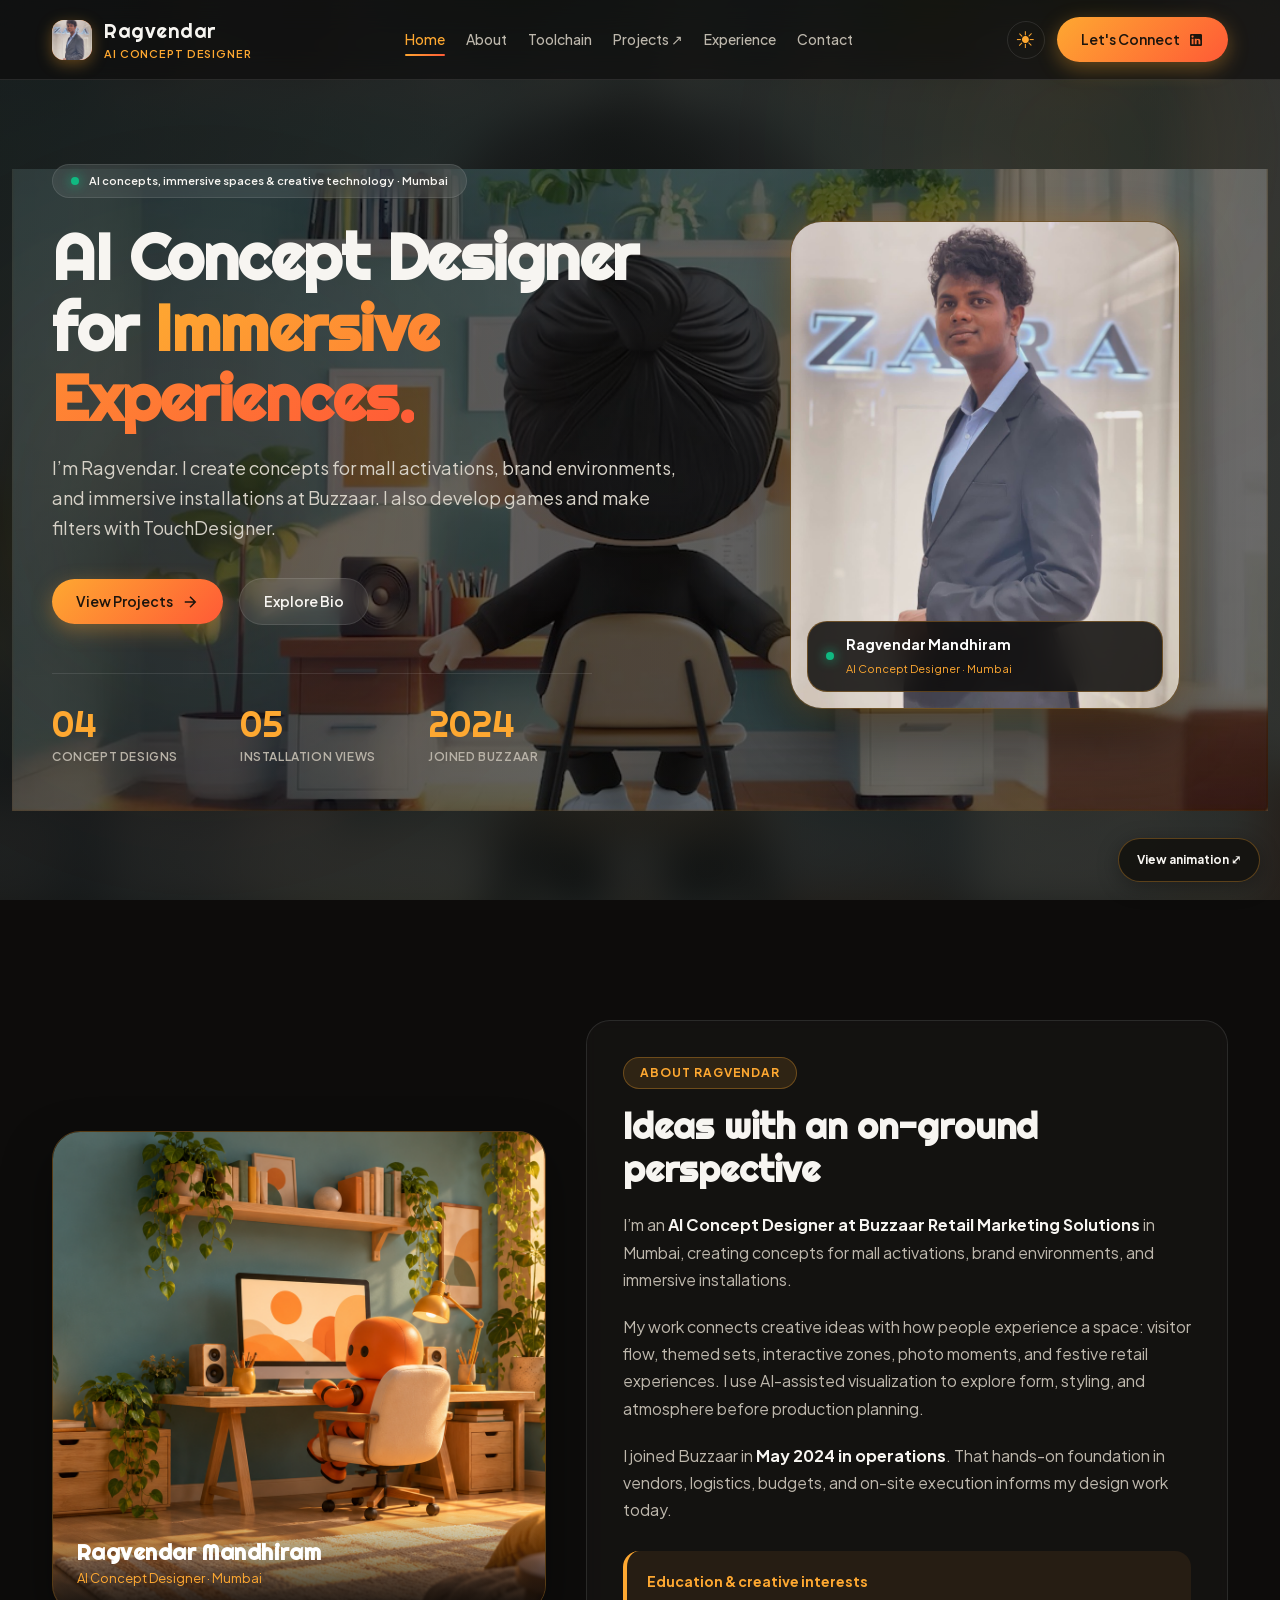
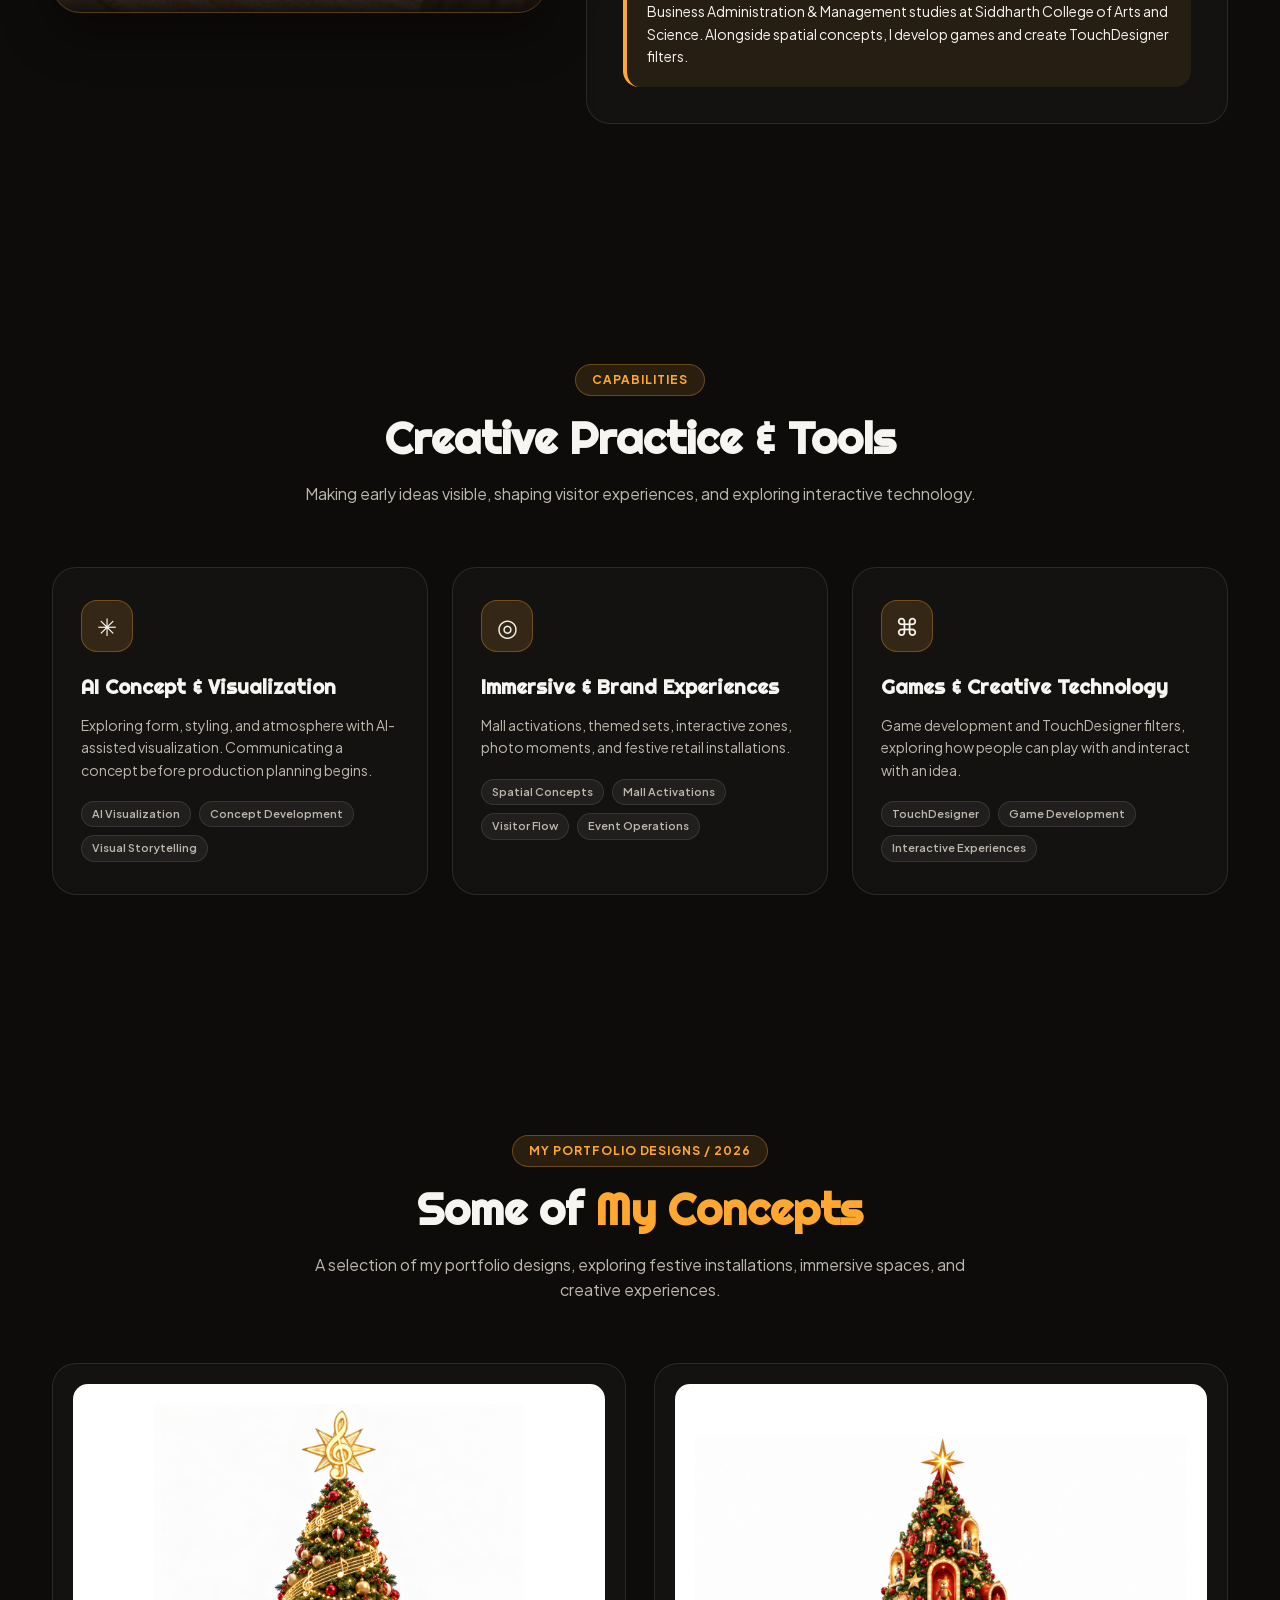
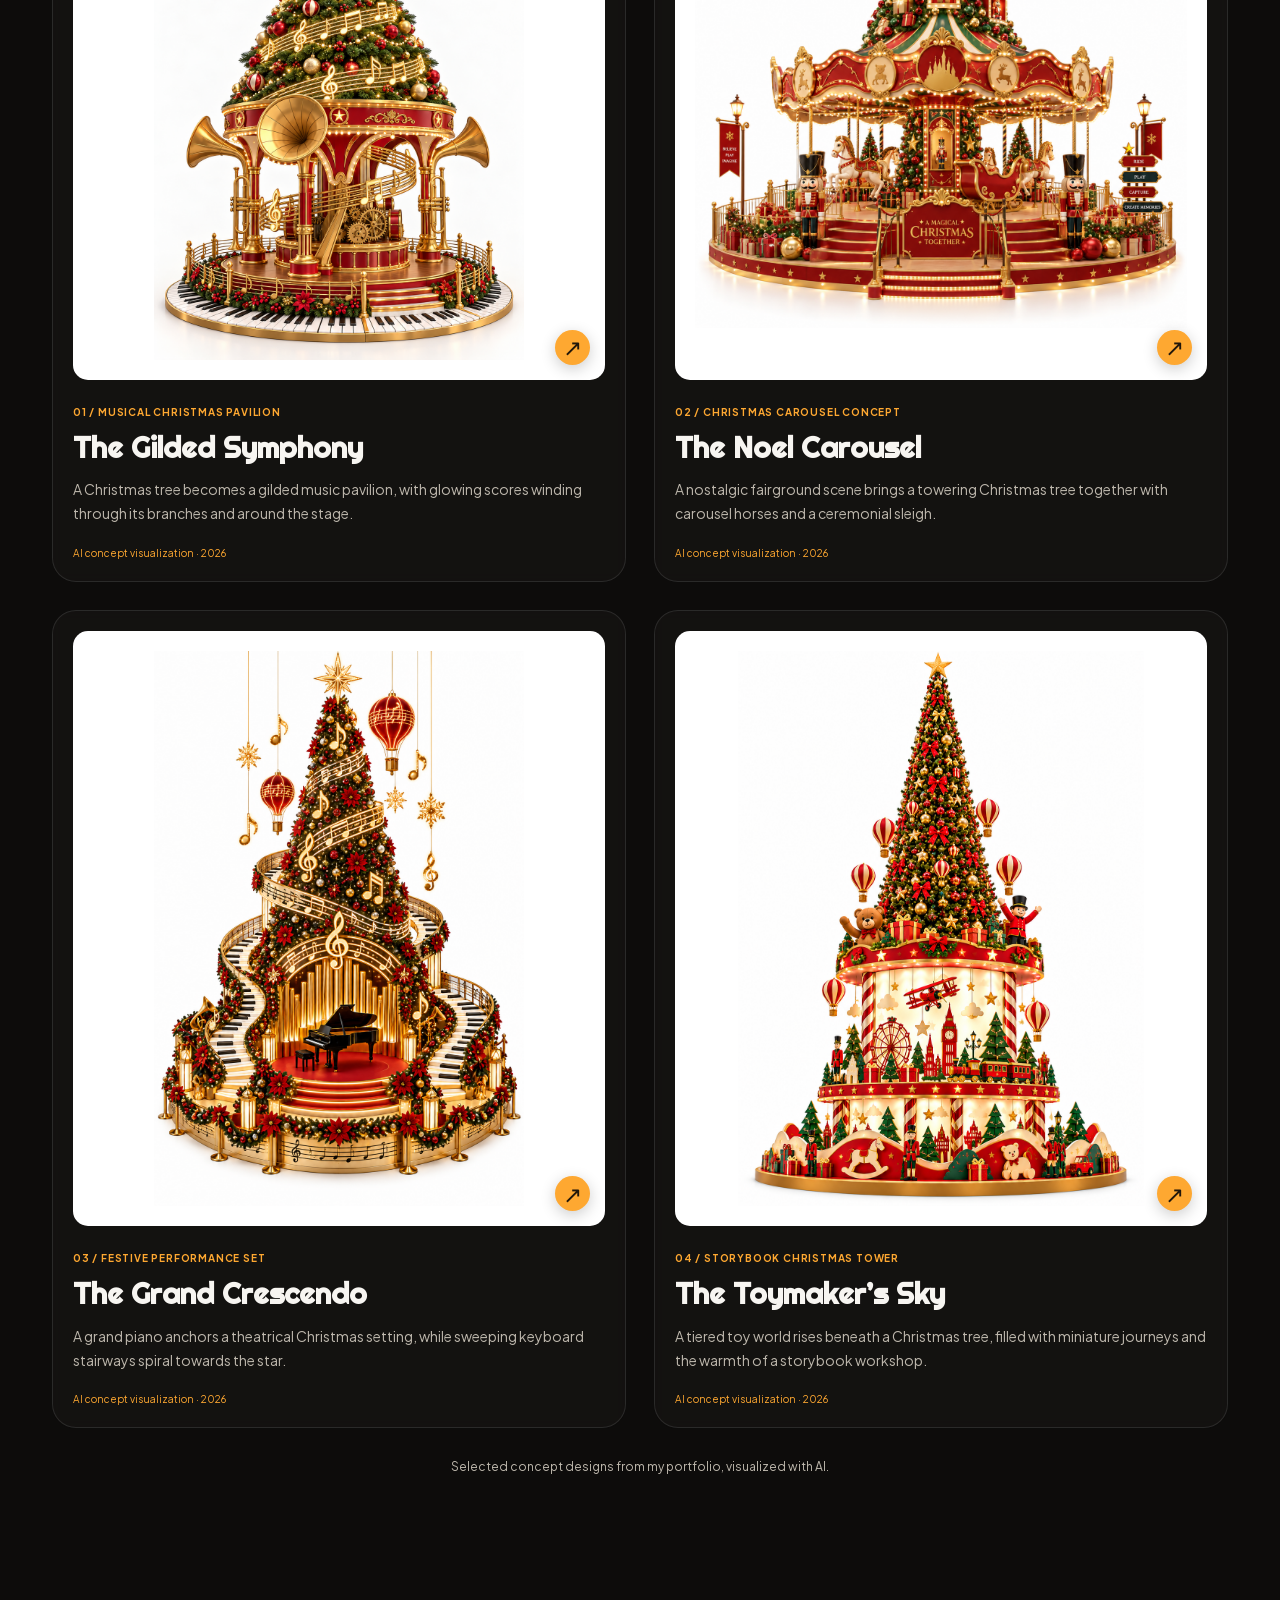
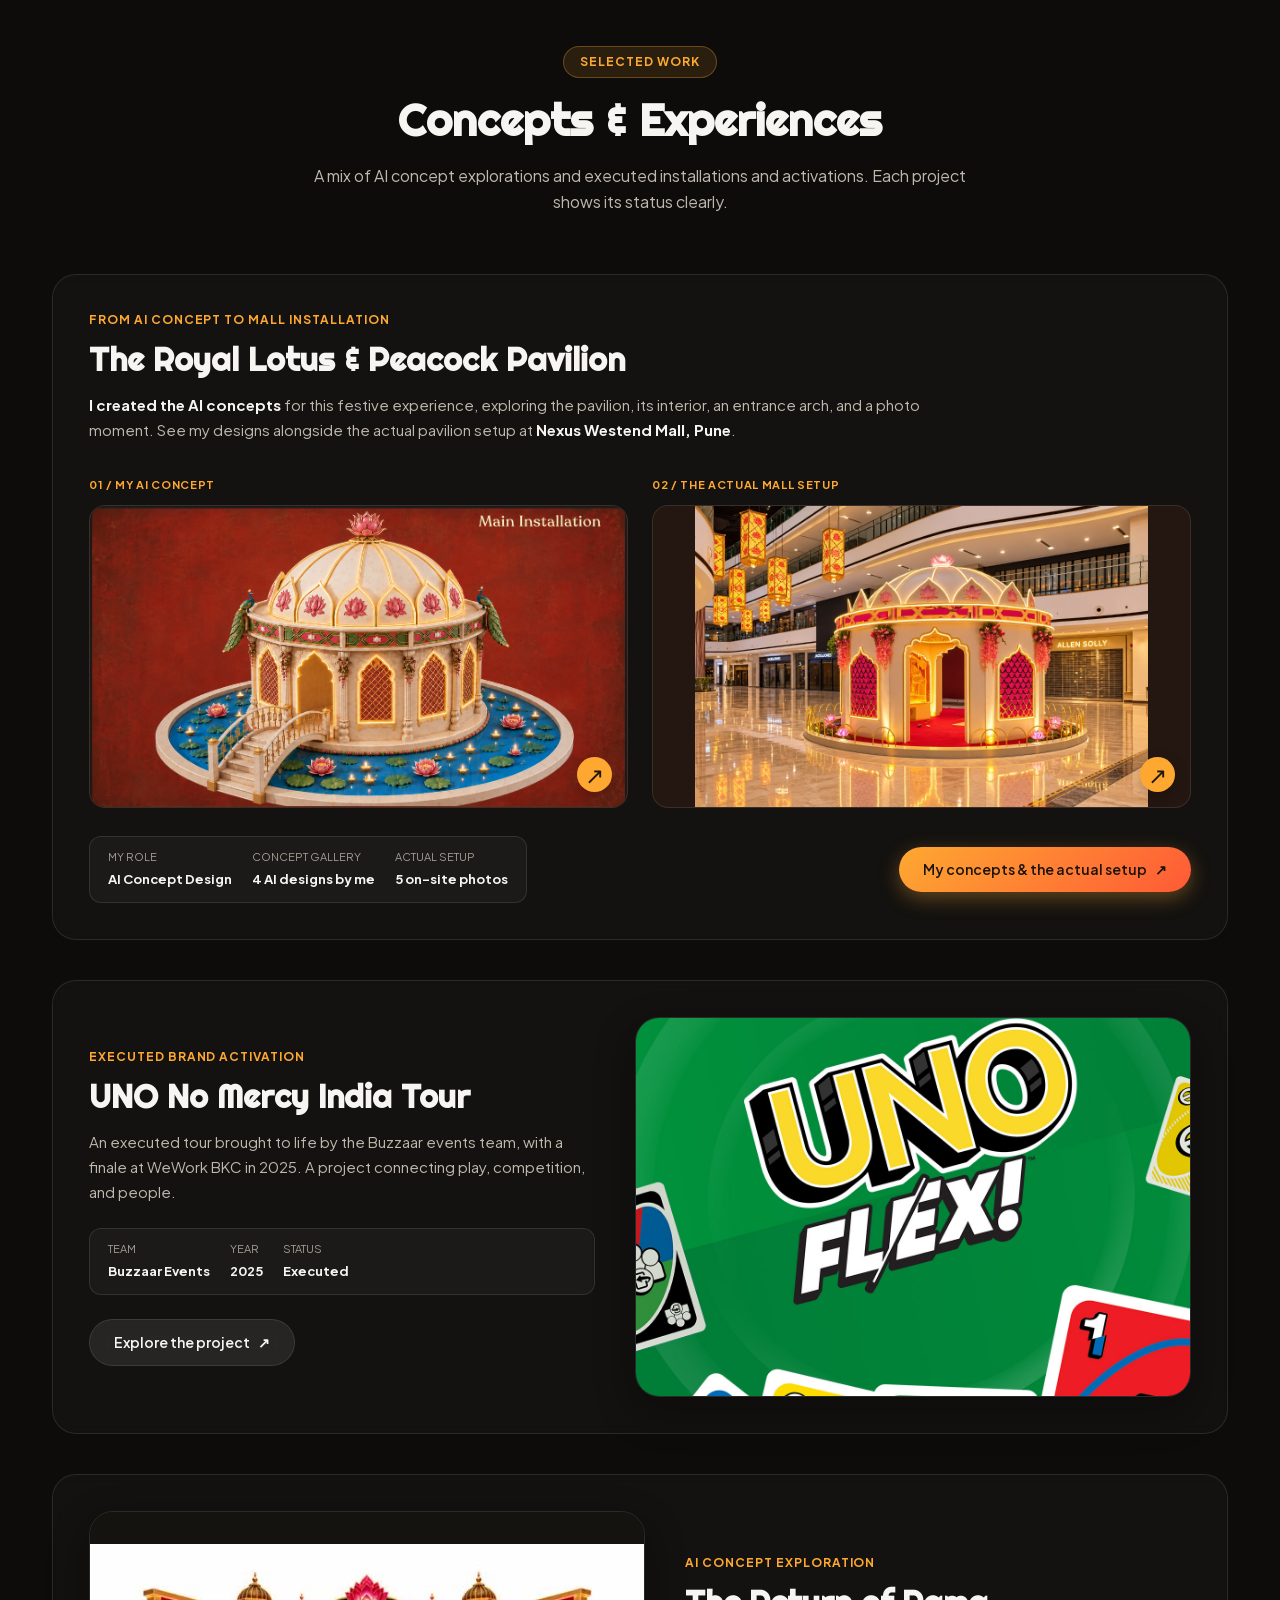
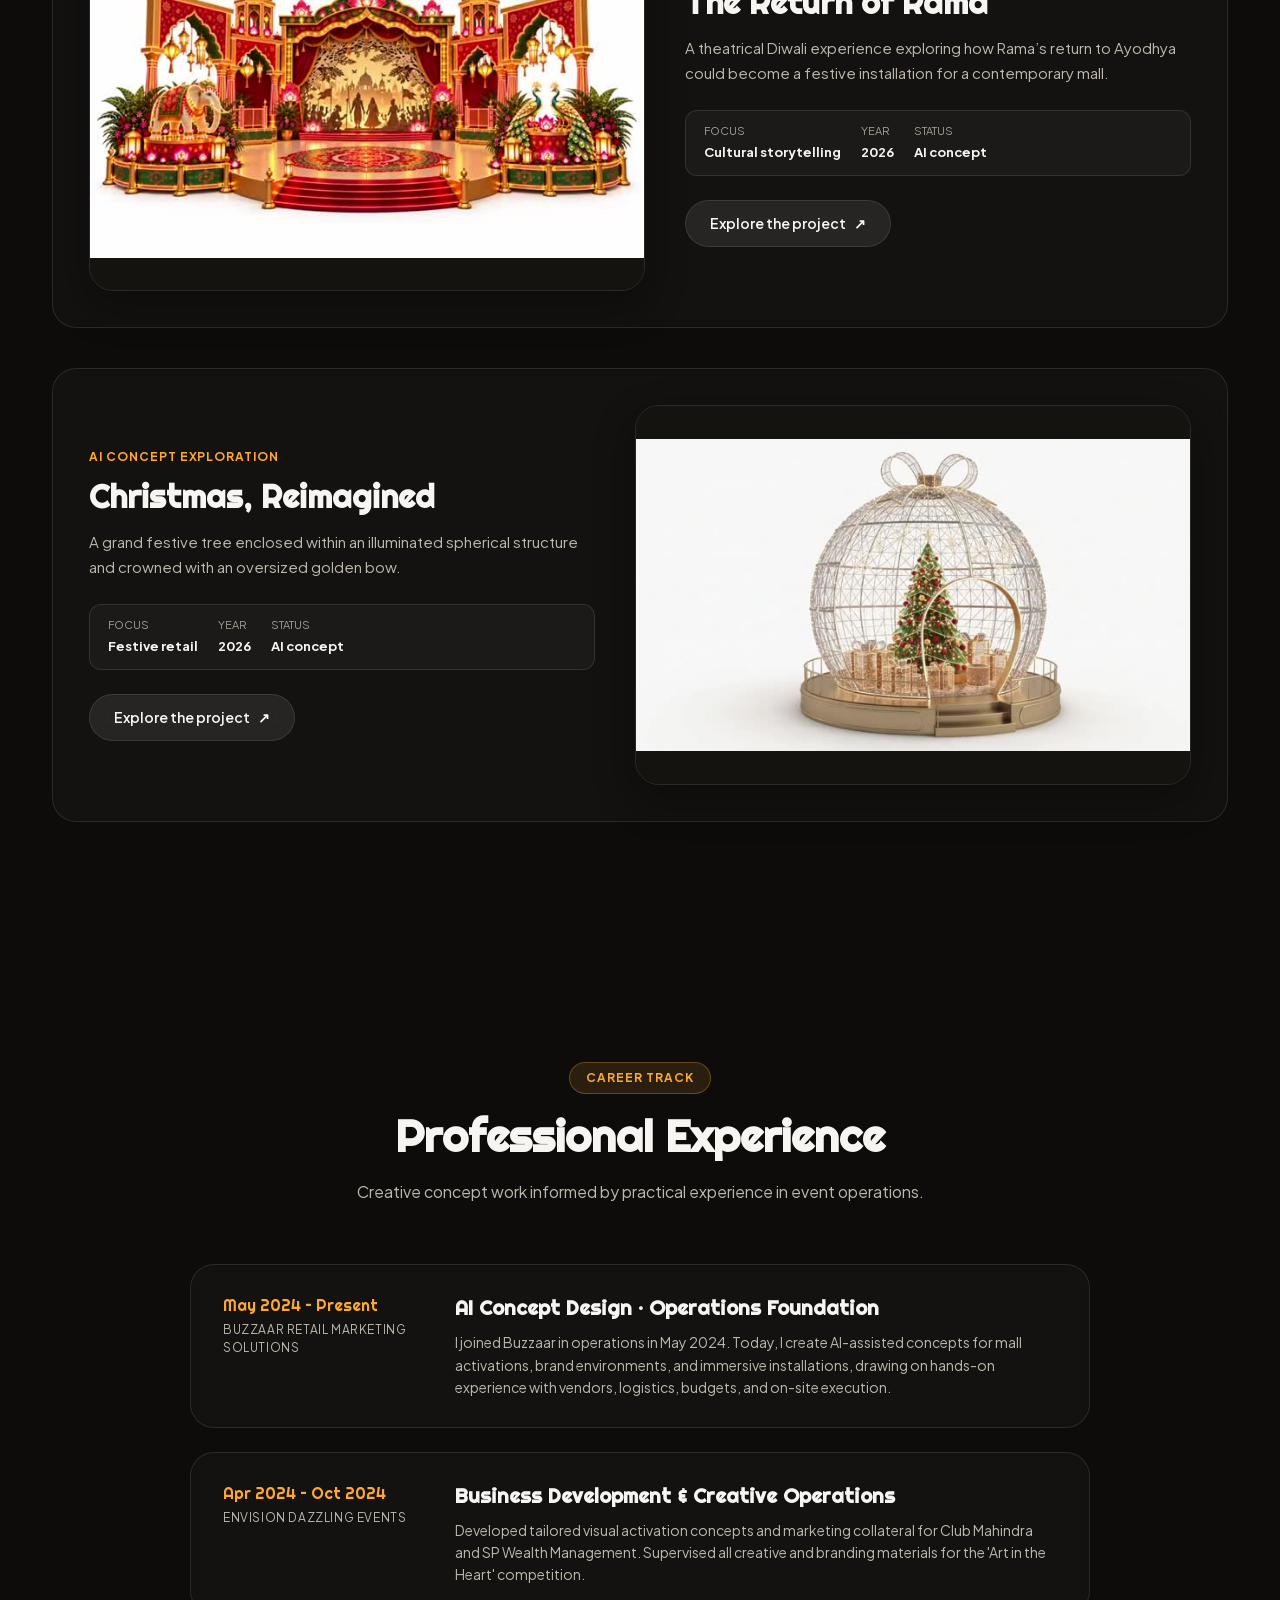
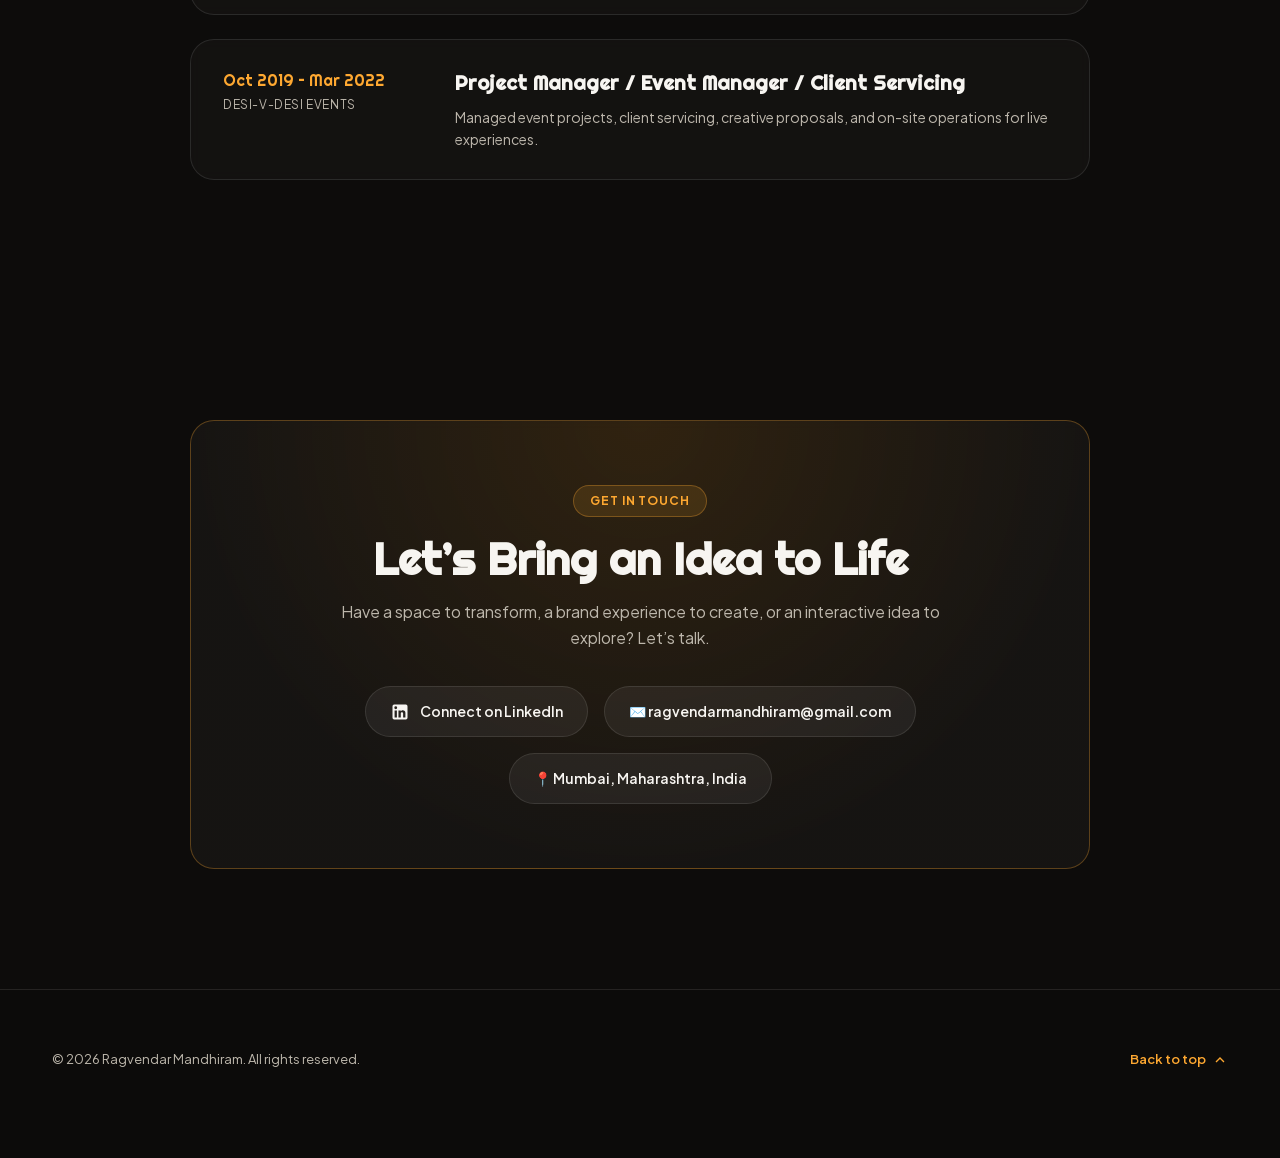
<file: index.html>
<!DOCTYPE html>

<html data-background="day" lang="en">
<head>
<meta charset="utf-8"/>
<meta content="width=device-width, initial-scale=1.0, maximum-scale=5.0" name="viewport"/>
<title>Ragvendar Mandhiram — AI Concept Designer</title>
<meta content="Ragvendar Mandhiram, AI Concept Designer in Mumbai. Explore festive concepts, immersive installations, executed brand experiences, games, and TouchDesigner filters." name="description"/>
<meta content="Ragvendar Mandhiram — AI Concept Designer" property="og:title"/>
<meta content="AI concepts, immersive spaces, and executed brand experiences. Explore Ragvendar’s creative work." property="og:description"/>
<meta content="website" property="og:type"/>
<meta content="https://ragvendarmandhiram.github.io/" property="og:url"/>
<!-- Favicon -->
<link href="data:image/svg+xml,&lt;svg xmlns='http://www.w3.org/2000/svg' viewBox='0 0 100 100'&gt;&lt;circle cx='50' cy='50' r='50' fill='%23FEA831'/&gt;&lt;text y='.9em' x='50%' font-size='60' text-anchor='middle' fill='%23FFFFFF' font-family='sans-serif' font-weight='bold'&gt;R&lt;/text&gt;&lt;/svg&gt;" rel="icon"/>
<!-- Google Fonts: Righteous & Plus Jakarta Sans -->



<link href="styles.css?v=20261017-4" rel="stylesheet"/>
</head>
<body><a class="c-skip-link" href="#main">Skip to content</a>
<!-- Cinematic Background Canvas Image Sequence (Apple-Style Scroll Scrubbing) -->
<div aria-hidden="true" class="c-canvas-container">
<canvas id="scrollCanvas"></canvas>
<div class="c-canvas-overlay"></div>
<!-- Subtle Ambient Orange-Red Lighting (Tutorial at 08:52) -->
<div class="c-ambient-glow c-ambient-glow--top"></div>
<div class="c-ambient-glow c-ambient-glow--bottom"></div>
</div>
<!-- Navigation Bar -->
<header class="l-navbar">
<div class="l-navbar__inner">
<a class="l-navbar__brand" href="index.html">
<div class="l-navbar__logo-badge" style="overflow: hidden; padding: 0;">
<img alt="Ragvendar Mandhiram" src="assets/images/ragvendar_portrait.png" style="width: 100%; height: 100%; object-fit: cover; object-position: center 20%;"/>
</div>
<div>
<span class="l-navbar__logo-text">Ragvendar</span>
<span class="l-navbar__logo-sub">AI Concept Designer</span>
</div>
</a>
<nav aria-label="Main Navigation" class="l-navbar__nav" id="main-navigation">
<a class="l-navbar__link is-active" href="#hero">Home</a>
<a class="l-navbar__link" href="#about">About</a>
<a class="l-navbar__link" href="#skills">Toolchain</a>
<a class="l-navbar__link" href="projects.html">Projects ↗</a>
<a class="l-navbar__link" href="#experience">Experience</a>
<a class="l-navbar__link" href="#contact">Contact</a>
</nav>
<div class="l-navbar__actions"><button aria-label="Dim the studio background" aria-pressed="false" class="c-studio-toggle" title="Dim the studio background" type="button">☀</button>
<a class="c-btn c-btn--primary" href="https://www.linkedin.com/in/ragvendar-mandhiram-6b786b34a/" rel="noopener noreferrer" target="_blank">
<span>Let's Connect</span>
<svg fill="currentColor" height="16" viewbox="0 0 24 24" width="16">
<path d="M19 3a2 2 0 0 1 2 2v14a2 2 0 0 1-2 2H5a2 2 0 0 1-2-2V5a2 2 0 0 1 2-2h14m-.5 15.5v-5.3a3.26 3.26 0 0 0-3.26-3.26c-.85 0-1.84.52-2.28 1.3v-1.11h-2.79v8.37h2.79v-4.93c0-.77.62-1.4 1.39-1.4a1.4 1.4 0 0 1 1.4 1.4v4.93h2.75M6.88 8.56a1.68 1.68 0 0 0 1.68-1.68c0-.93-.75-1.69-1.68-1.69a1.69 1.69 0 0 0-1.69 1.69c0 .93.76 1.68 1.69 1.68m1.39 9.94v-8.37H5.5v8.37h2.77z"></path>
</svg>
</a>
<button aria-controls="main-navigation" aria-expanded="false" class="c-menu-toggle" type="button">Menu <span aria-hidden="true">☰</span></button></div>
</div>
</header>
<!-- Scrollable Content Stack Directly Overlaying The Image Sequence -->
<div class="c-animation-controls">
<p class="c-animation-hint" id="animationHint" hidden>Scroll to explore the studio</p>
<button class="c-animation-toggle" type="button" aria-pressed="false" aria-label="View the full studio animation">View animation <span aria-hidden="true">⤢</span></button>
</div>
<main class="l-scroll-wrapper" id="main">
<!-- 1. HERO SECTION -->
<section class="c-section c-hero" id="hero">
<div class="l-container">
<div class="c-hero__grid">
<div class="c-hero__content">
<div class="c-hero__status-pill"> <span class="c-hero__status-dot"></span><span>AI concepts, immersive spaces &amp; creative technology · Mumbai</span></div>
<h1 class="c-hero__title">AI Concept Designer for <span>Immersive Experiences.</span></h1>
<p class="c-hero__subtitle">I’m Ragvendar. I create concepts for mall activations, brand environments, and immersive installations at Buzzaar. I also develop games and make filters with TouchDesigner.</p>
<div class="c-hero__actions">
<a class="c-btn c-btn--primary" href="projects.html">
<span>View Projects</span>
<svg fill="none" height="18" stroke="currentColor" stroke-width="2" viewbox="0 0 24 24" width="18">
<path d="M5 12h14M12 5l7 7-7 7"></path>
</svg>
</a>
<a class="c-btn c-btn--secondary" href="#about">Explore Bio</a>
</div>
<div class="c-hero__stats"><div><div class="c-hero__stat-num">04</div><div class="c-hero__stat-label">Concept designs</div></div><div><div class="c-hero__stat-num">05</div><div class="c-hero__stat-label">Installation views</div></div><div><div class="c-hero__stat-num">2024</div><div class="c-hero__stat-label">Joined Buzzaar</div></div></div>
</div>
<div class="c-hero__portrait-showcase">
<div class="c-hero__portrait-frame">
<img alt="Ragvendar Mandhiram" class="c-hero__portrait-img" src="assets/images/ragvendar_portrait.png"/>
<div class="c-hero__portrait-badge">
<span class="c-hero__status-dot"></span>
<div>
<strong style="display: block; font-size: 14px; color: #fff;">Ragvendar Mandhiram</strong>
<span style="font-size: 11px; color: var(--color-orange);">AI Concept Designer · Mumbai</span>
</div>
</div>
</div>
</div>
</div>
</div>
</section>
<!-- 2. ABOUT SECTION -->
<section class="c-section" id="about">
<div class="l-container">
<div class="c-about-grid">
<div class="c-about__portrait-card">
<img alt="A 3D illustration of an orange robot creating in a warm, plant-filled studio" src="assets/images/about_creative_studio.png" style="object-fit: cover; object-position: center;"/>
<div class="c-about__portrait-overlay">
<h3 class="u-font-display" style="font-size: 22px; color: #fff;">Ragvendar Mandhiram</h3>
<p style="font-size: 13px; color: var(--color-orange);">AI Concept Designer · Mumbai</p>
</div>
</div>
<div class="c-glass-card c-about__text"><span class="c-section-badge">About Ragvendar</span><h2 class="c-section-title" style="font-size:36px;text-align:left;margin-bottom:20px">Ideas with an on-ground perspective</h2><p>I’m an <strong>AI Concept Designer at Buzzaar Retail Marketing Solutions</strong> in Mumbai, creating concepts for mall activations, brand environments, and immersive installations.</p><p>My work connects creative ideas with how people experience a space: visitor flow, themed sets, interactive zones, photo moments, and festive retail experiences. I use AI-assisted visualization to explore form, styling, and atmosphere before production planning.</p><p>I joined Buzzaar in <strong>May 2024 in operations</strong>. That hands-on foundation in vendors, logistics, budgets, and on-site execution informs my design work today.</p><div class="c-about__languages"><h3>Education &amp; creative interests</h3><p>Business Administration &amp; Management studies at Siddharth College of Arts and Science. Alongside spatial concepts, I develop games and create TouchDesigner filters.</p></div></div>
</div>
</div>
</section>
<!-- 3. SKILLS & TOOLCHAIN SECTION -->
<section class="c-section" id="skills">
<div class="l-container">
<div class="c-section-header">
<span class="c-section-badge">Capabilities</span>
<h2 class="c-section-title">Creative Practice &amp; Tools</h2>
<p class="c-section-desc">Making early ideas visible, shaping visitor experiences, and exploring interactive technology.</p>
</div>
<div class="c-skills-grid"><article class="c-glass-card c-skill-card"><div aria-hidden="true" class="c-skill-icon">✳</div><h3>AI Concept &amp; Visualization</h3><p>Exploring form, styling, and atmosphere with AI-assisted visualization. Communicating a concept before production planning begins.</p><div class="c-skill-tags"><span class="c-skill-tag">AI Visualization</span><span class="c-skill-tag">Concept Development</span><span class="c-skill-tag">Visual Storytelling</span></div></article><article class="c-glass-card c-skill-card"><div aria-hidden="true" class="c-skill-icon">◎</div><h3>Immersive &amp; Brand Experiences</h3><p>Mall activations, themed sets, interactive zones, photo moments, and festive retail installations.</p><div class="c-skill-tags"><span class="c-skill-tag">Spatial Concepts</span><span class="c-skill-tag">Mall Activations</span><span class="c-skill-tag">Visitor Flow</span><span class="c-skill-tag">Event Operations</span></div></article><article class="c-glass-card c-skill-card"><div aria-hidden="true" class="c-skill-icon">⌘</div><h3>Games &amp; Creative Technology</h3><p>Game development and TouchDesigner filters, exploring how people can play with and interact with an idea.</p><div class="c-skill-tags"><span class="c-skill-tag">TouchDesigner</span><span class="c-skill-tag">Game Development</span><span class="c-skill-tag">Interactive Experiences</span></div></article></div>
</div>
</section>
<!-- 4. FEATURED PROJECTS SECTION -->
<section class="c-section c-christmas-collection" id="christmas"><div class="l-container"><div class="c-section-header"><span class="c-section-badge">My Portfolio Designs / 2026</span><h2 class="c-section-title">Some of <span class="c-orange">My Concepts</span></h2><p class="c-section-desc">A selection of my portfolio designs, exploring festive installations, immersive spaces, and creative experiences.</p></div><div class="c-concept-grid"><article class="c-glass-card c-concept-card"><button aria-label="Explore The Gilded Symphony" class="c-artwork-button" data-media-description="A Christmas tree becomes a gilded music pavilion, with glowing scores winding through its branches and around the stage. Oversized gramophone horns, brass instruments, and clockwork details sit above a circular piano-key base." data-media-group="christmas" data-media-src="assets/images/christmas/01_gilded_symphony.png" data-media-status="AI concept visualization · 2026" data-media-title="The Gilded Symphony" type="button"><span class="c-concept-art"><img alt="The Gilded Symphony: Oversized gramophone horns, brass instruments, and clockwork details sit above a circular piano-key base." loading="lazy" src="assets/images/christmas/01_gilded_symphony.png"/><span aria-hidden="true" class="c-artwork-expand">↗</span></span><span class="c-project-tag">01 / Musical Christmas pavilion</span><h3 class="c-project-title">The Gilded Symphony</h3><span class="c-concept-summary">A Christmas tree becomes a gilded music pavilion, with glowing scores winding through its branches and around the stage.</span><span class="c-concept-status">AI concept visualization · 2026</span></button></article><article class="c-glass-card c-concept-card"><button aria-label="Explore The Noel Carousel" class="c-artwork-button" data-media-description="A nostalgic fairground scene brings a towering Christmas tree together with carousel horses and a ceremonial sleigh. Nutcracker sentries frame the entrance. Toy-filled alcoves and warm marquee lights create a layered story." data-media-group="christmas" data-media-src="assets/images/christmas/02_noel_carousel.png" data-media-status="AI concept visualization · 2026" data-media-title="The Noel Carousel" type="button"><span class="c-concept-art"><img alt="The Noel Carousel: Nutcracker sentries frame the entrance. Toy-filled alcoves and warm marquee lights create a layered story." loading="lazy" src="assets/images/christmas/02_noel_carousel.png"/><span aria-hidden="true" class="c-artwork-expand">↗</span></span><span class="c-project-tag">02 / Christmas carousel concept</span><h3 class="c-project-title">The Noel Carousel</h3><span class="c-concept-summary">A nostalgic fairground scene brings a towering Christmas tree together with carousel horses and a ceremonial sleigh.</span><span class="c-concept-status">AI concept visualization · 2026</span></button></article><article class="c-glass-card c-concept-card"><button aria-label="Explore The Grand Crescendo" class="c-artwork-button" data-media-description="A grand piano anchors a theatrical Christmas setting, while sweeping keyboard stairways spiral towards the star. Organ pipes form a golden backdrop. Suspended balloons and musical notes extend the composition overhead." data-media-group="christmas" data-media-src="assets/images/christmas/03_grand_crescendo.png" data-media-status="AI concept visualization · 2026" data-media-title="The Grand Crescendo" type="button"><span class="c-concept-art"><img alt="The Grand Crescendo: Organ pipes form a golden backdrop. Suspended balloons and musical notes extend the composition overhead." loading="lazy" src="assets/images/christmas/03_grand_crescendo.png"/><span aria-hidden="true" class="c-artwork-expand">↗</span></span><span class="c-project-tag">03 / Festive performance set</span><h3 class="c-project-title">The Grand Crescendo</h3><span class="c-concept-summary">A grand piano anchors a theatrical Christmas setting, while sweeping keyboard stairways spiral towards the star.</span><span class="c-concept-status">AI concept visualization · 2026</span></button></article><article class="c-glass-card c-concept-card"><button aria-label="Explore The Toymaker’s Sky" class="c-artwork-button" data-media-description="A tiered toy world rises beneath a Christmas tree, filled with miniature journeys and the warmth of a storybook workshop. Balloons, a biplane, and a toy train animate the scene visually, alongside candy-striped columns and a miniature London skyline." data-media-group="christmas" data-media-src="assets/images/christmas/04_toymakers_sky.png" data-media-status="AI concept visualization · 2026" data-media-title="The Toymaker’s Sky" type="button"><span class="c-concept-art"><img alt="The Toymaker’s Sky: Balloons, a biplane, and a toy train animate the scene visually, alongside candy-striped columns and a miniature London skyline." loading="lazy" src="assets/images/christmas/04_toymakers_sky.png"/><span aria-hidden="true" class="c-artwork-expand">↗</span></span><span class="c-project-tag">04 / Storybook Christmas tower</span><h3 class="c-project-title">The Toymaker’s Sky</h3><span class="c-concept-summary">A tiered toy world rises beneath a Christmas tree, filled with miniature journeys and the warmth of a storybook workshop.</span><span class="c-concept-status">AI concept visualization · 2026</span></button></article></div><p class="c-collection-note">Selected concept designs from my portfolio, visualized with AI.</p></div></section><section class="c-section" id="projects">
<div class="l-container">
<div class="c-section-header">
<span class="c-section-badge">Selected Work</span>
<h2 class="c-section-title">Concepts &amp; Experiences</h2>
<p class="c-section-desc">A mix of AI concept explorations and executed installations and activations. Each project shows its status clearly.</p>
</div>
<div class="c-projects-list"><article class="c-glass-card c-project-item c-nexus-journey" id="nexus-showcase">
<div class="c-project-content">
<span class="c-project-tag">From AI Concept to Mall Installation</span>
<h3 class="c-project-title">The Royal Lotus &amp; Peacock Pavilion</h3>
<p class="c-project-desc"><strong>I created the AI concepts</strong> for this festive experience, exploring the pavilion, its interior, an entrance arch, and a photo moment. See my designs alongside the actual pavilion setup at <strong>Nexus Westend Mall, Pune</strong>.</p>
</div>
<div class="c-nexus-preview-pair">
<div><p class="c-nexus-preview-label">01 / My AI Concept</p>
<button type="button" class="c-artwork-button c-nexus-preview-frame" aria-label="View my main pavilion AI concept" data-media-src="assets/images/nexus_westend/concept_01_main_pavilion.png" data-media-group="nexus-home" data-media-title="Main Pavilion — My AI Concept" data-media-description="A lotus-topped dome, peacock sculptures, arched openings, and a blue pool form the main installation concept." data-media-status="AI concept by Ragvendar Mandhiram">
<img src="assets/images/nexus_westend/concept_01_main_pavilion.png" alt="A lotus-topped dome, peacock sculptures, arched openings, and a blue pool form the main installation concept." loading="lazy" decoding="async" width="2380" height="1340"/>
<span class="c-artwork-expand" aria-hidden="true">↗</span>
</button>
</div>
<div><p class="c-nexus-preview-label">02 / The Actual Mall Setup</p>
<button type="button" class="c-artwork-button c-nexus-preview-frame" aria-label="View the actual Nexus Westend Mall setup" data-media-src="assets/images/nexus_westend/real_front.png" data-media-group="nexus-home" data-media-title="The Actual Mall Setup" data-media-description="The completed pavilion photographed inside Nexus Westend Mall, Pune." data-media-status="Executed installation · Nexus Westend Mall, Pune">
<img src="assets/images/nexus_westend/real_front.png" alt="The completed pavilion photographed inside Nexus Westend Mall, Pune." loading="lazy" decoding="async" width="2380" height="1340"/>
<span class="c-artwork-expand" aria-hidden="true">↗</span>
</button>
</div>
</div>
<div class="c-nexus-journey-footer">
<div class="c-project-meta"><div class="c-project-meta-item"><span>My Role</span><strong>AI Concept Design</strong></div><div class="c-project-meta-item"><span>Concept Gallery</span><strong>4 AI designs by me</strong></div><div class="c-project-meta-item"><span>Actual Setup</span><strong>5 on-site photos</strong></div></div>
<a class="c-btn c-btn--primary" href="projects.html#nexus-westend">My concepts &amp; the actual setup <span aria-hidden="true">↗</span></a>
</div>
</article><article class="c-glass-card c-project-item"><div class="c-project-media"><img alt="UNO No Mercy India Tour" loading="lazy" src="assets/images/uno_no_mercy.jpg"/></div><div class="c-project-content"><span class="c-project-tag">Executed Brand Activation</span><h3 class="c-project-title">UNO No Mercy India Tour</h3><p class="c-project-desc">An executed tour brought to life by the Buzzaar events team, with a finale at WeWork BKC in 2025. A project connecting play, competition, and people.</p><div class="c-project-meta"><div class="c-project-meta-item"><span>Team</span><strong>Buzzaar Events</strong></div><div class="c-project-meta-item"><span>Year</span><strong>2025</strong></div><div class="c-project-meta-item"><span>Status</span><strong>Executed</strong></div></div><a class="c-btn c-btn--secondary" href="projects.html#uno">Explore the project <span aria-hidden="true">↗</span></a></div></article><article class="c-glass-card c-project-item"><div class="c-project-media c-project-media--concept"><img alt="The Return of Rama" loading="lazy" src="assets/images/diwali_rama.jpg"/></div><div class="c-project-content"><span class="c-project-tag">AI Concept Exploration</span><h3 class="c-project-title">The Return of Rama</h3><p class="c-project-desc">A theatrical Diwali experience exploring how Rama’s return to Ayodhya could become a festive installation for a contemporary mall.</p><div class="c-project-meta"><div class="c-project-meta-item"><span>Focus</span><strong>Cultural storytelling</strong></div><div class="c-project-meta-item"><span>Year</span><strong>2026</strong></div><div class="c-project-meta-item"><span>Status</span><strong>AI concept</strong></div></div><a class="c-btn c-btn--secondary" href="projects.html#diwali">Explore the project <span aria-hidden="true">↗</span></a></div></article><article class="c-glass-card c-project-item"><div class="c-project-media c-project-media--concept"><img alt="Christmas, Reimagined" loading="lazy" src="assets/images/christmas_sphere.jpg"/></div><div class="c-project-content"><span class="c-project-tag">AI Concept Exploration</span><h3 class="c-project-title">Christmas, Reimagined</h3><p class="c-project-desc">A grand festive tree enclosed within an illuminated spherical structure and crowned with an oversized golden bow.</p><div class="c-project-meta"><div class="c-project-meta-item"><span>Focus</span><strong>Festive retail</strong></div><div class="c-project-meta-item"><span>Year</span><strong>2026</strong></div><div class="c-project-meta-item"><span>Status</span><strong>AI concept</strong></div></div><a class="c-btn c-btn--secondary" href="projects.html#christmas-sphere">Explore the project <span aria-hidden="true">↗</span></a></div></article></div>
</div>
</section>
<!-- 5. EXPERIENCE & TIMELINE SECTION -->
<section class="c-section" id="experience">
<div class="l-container">
<div class="c-section-header">
<span class="c-section-badge">Career Track</span>
<h2 class="c-section-title">Professional Experience</h2>
<p class="c-section-desc">Creative concept work informed by practical experience in event operations.</p>
</div>
<div class="c-timeline">
<div class="c-glass-card c-timeline-card">
<div>
<div class="c-timeline-date">May 2024 – Present</div>
<div class="c-timeline-org">Buzzaar Retail Marketing Solutions</div>
</div>
<div class="c-timeline-body">
<h3 class="c-timeline-role">AI Concept Design · Operations Foundation</h3>
<p>I joined Buzzaar in operations in May 2024. Today, I create AI-assisted concepts for mall activations, brand environments, and immersive installations, drawing on hands-on experience with vendors, logistics, budgets, and on-site execution.</p>
</div>
</div>
<div class="c-glass-card c-timeline-card">
<div>
<div class="c-timeline-date">Apr 2024 – Oct 2024</div>
<div class="c-timeline-org">Envision Dazzling Events</div>
</div>
<div class="c-timeline-body">
<h3 class="c-timeline-role">Business Development &amp; Creative Operations</h3>
<p>
                Developed tailored visual activation concepts and marketing collateral for Club Mahindra and SP Wealth Management. Supervised all creative and branding materials for the 'Art in the Heart' competition.
              </p>
</div>
</div>
<div class="c-glass-card c-timeline-card">
<div>
<div class="c-timeline-date">Oct 2019 – Mar 2022</div>
<div class="c-timeline-org">Desi-V-Desi Events</div>
</div>
<div class="c-timeline-body">
<h3 class="c-timeline-role">Project Manager / Event Manager / Client Servicing</h3>
<p>Managed event projects, client servicing, creative proposals, and on-site operations for live experiences.</p>
</div>
</div>
</div>
</div>
</section>
<!-- 6. CONTACT SECTION -->
<section class="c-section" id="contact">
<div class="l-container">
<div class="c-glass-card c-contact-card">
<span class="c-section-badge">Get in Touch</span>
<h2 class="c-section-title" style="margin-bottom: 14px;">Let’s Bring an Idea to Life</h2>
<p class="c-section-desc" style="max-width: 600px; margin: 0 auto;">Have a space to transform, a brand experience to create, or an interactive idea to explore? Let’s talk.</p>
<div class="c-contact-links">
<a class="c-contact-item" href="https://www.linkedin.com/in/ragvendar-mandhiram-6b786b34a/" rel="noopener noreferrer" target="_blank">
<svg fill="currentColor" height="20" viewbox="0 0 24 24" width="20">
<path d="M19 3a2 2 0 0 1 2 2v14a2 2 0 0 1-2 2H5a2 2 0 0 1-2-2V5a2 2 0 0 1 2-2h14m-.5 15.5v-5.3a3.26 3.26 0 0 0-3.26-3.26c-.85 0-1.84.52-2.28 1.3v-1.11h-2.79v8.37h2.79v-4.93c0-.77.62-1.4 1.39-1.4a1.4 1.4 0 0 1 1.4 1.4v4.93h2.75M6.88 8.56a1.68 1.68 0 0 0 1.68-1.68c0-.93-.75-1.69-1.68-1.69a1.69 1.69 0 0 0-1.69 1.69c0 .93.76 1.68 1.69 1.68m1.39 9.94v-8.37H5.5v8.37h2.77z"></path>
</svg>
<span>Connect on LinkedIn</span>
</a>
<a class="c-contact-item" href="mailto:ragvendarmandhiram@gmail.com">
<span>✉️ ragvendarmandhiram@gmail.com</span>
</a>
<div class="c-contact-item" style="cursor: default;">
<span>📍 Mumbai, Maharashtra, India</span>
</div>
</div>
</div>
</div>
</section>
<!-- 7. FOOTER (Trimming Scroll Animation Exactly at Footer) -->
<footer class="l-footer">
<div class="l-container">
<div class="l-footer__inner">
<p class="l-footer__copy">© 2026 Ragvendar Mandhiram. All rights reserved.</p>
<a class="l-footer__back-top" href="#hero">
<span>Back to top</span>
<svg fill="none" height="16" stroke="currentColor" stroke-width="2" viewbox="0 0 24 24" width="16">
<path d="M18 15l-6-6-6 6"></path>
</svg>
</a>
</div>
</div>
</footer>
</main>
<script defer="" src="script.js?v=20261017-4"></script><script defer="" src="media-viewer.js?v=20261017-2"></script></body>
</html>
</file>
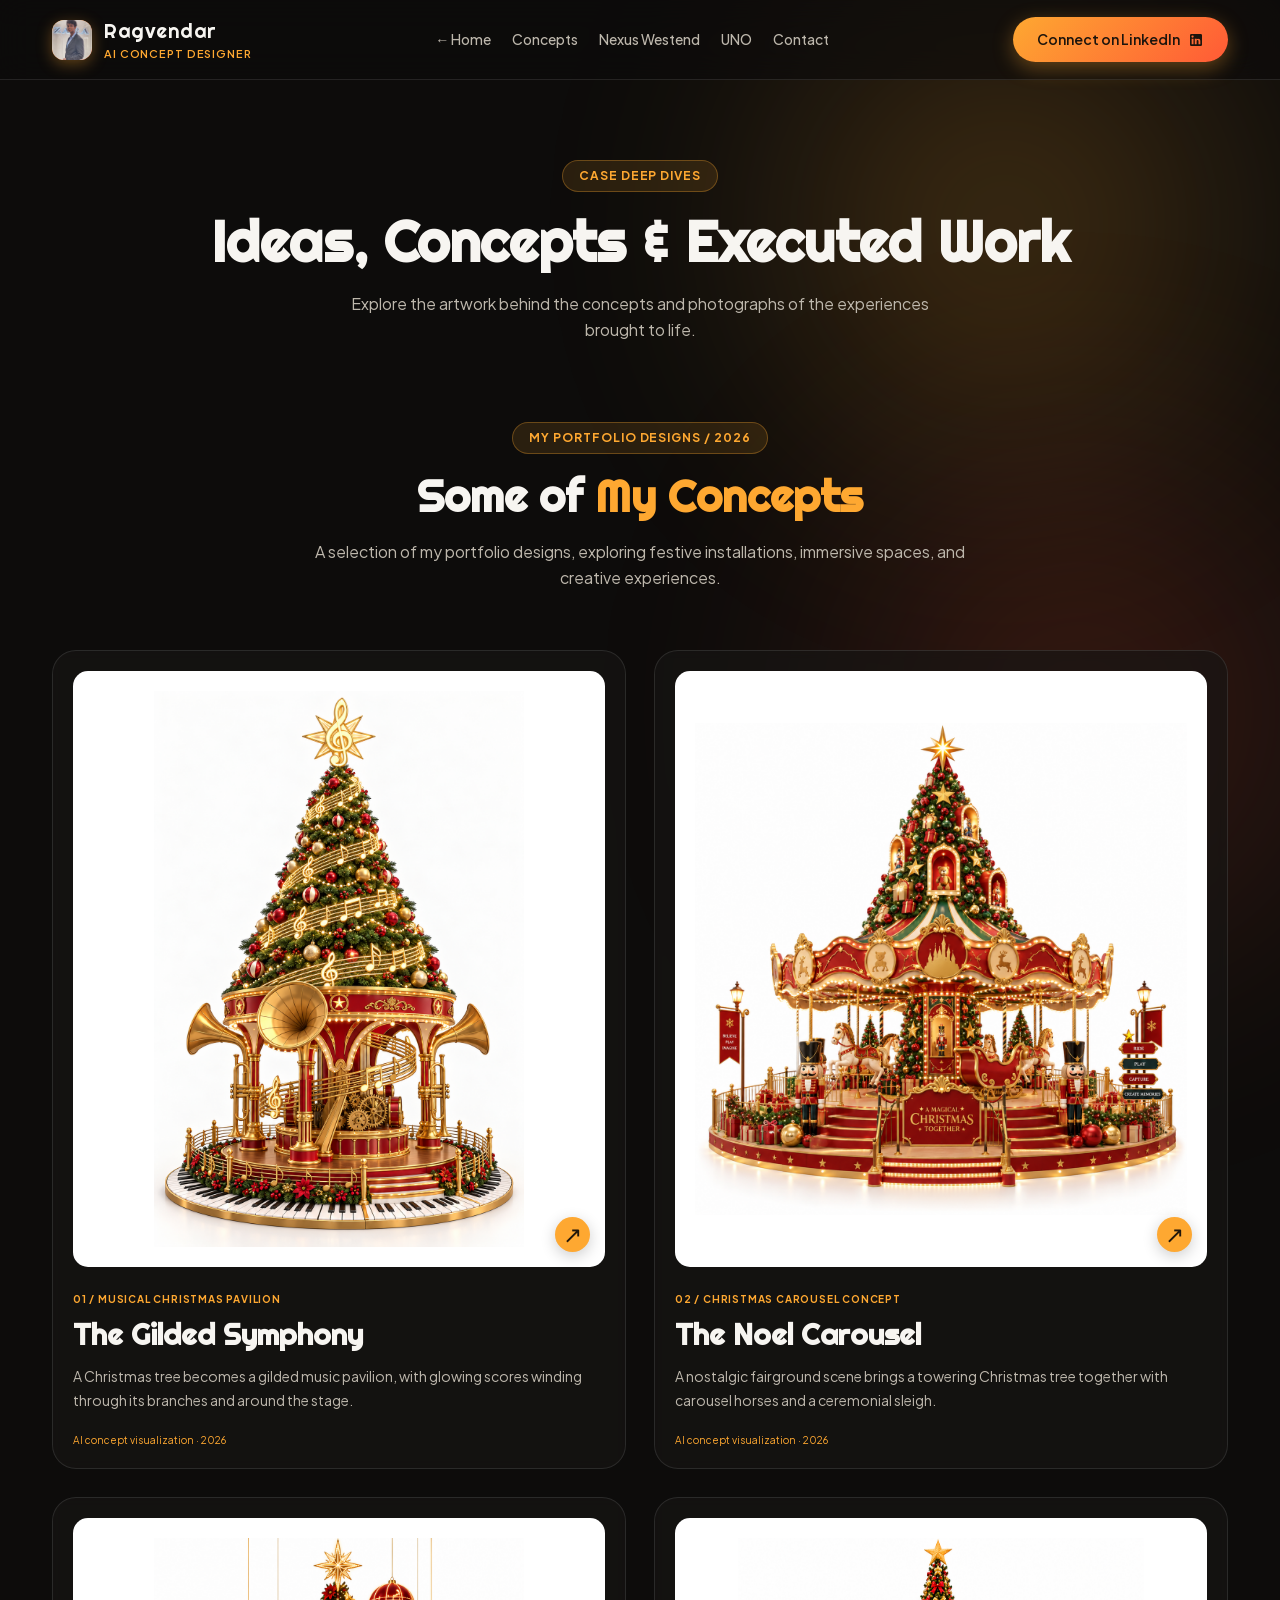
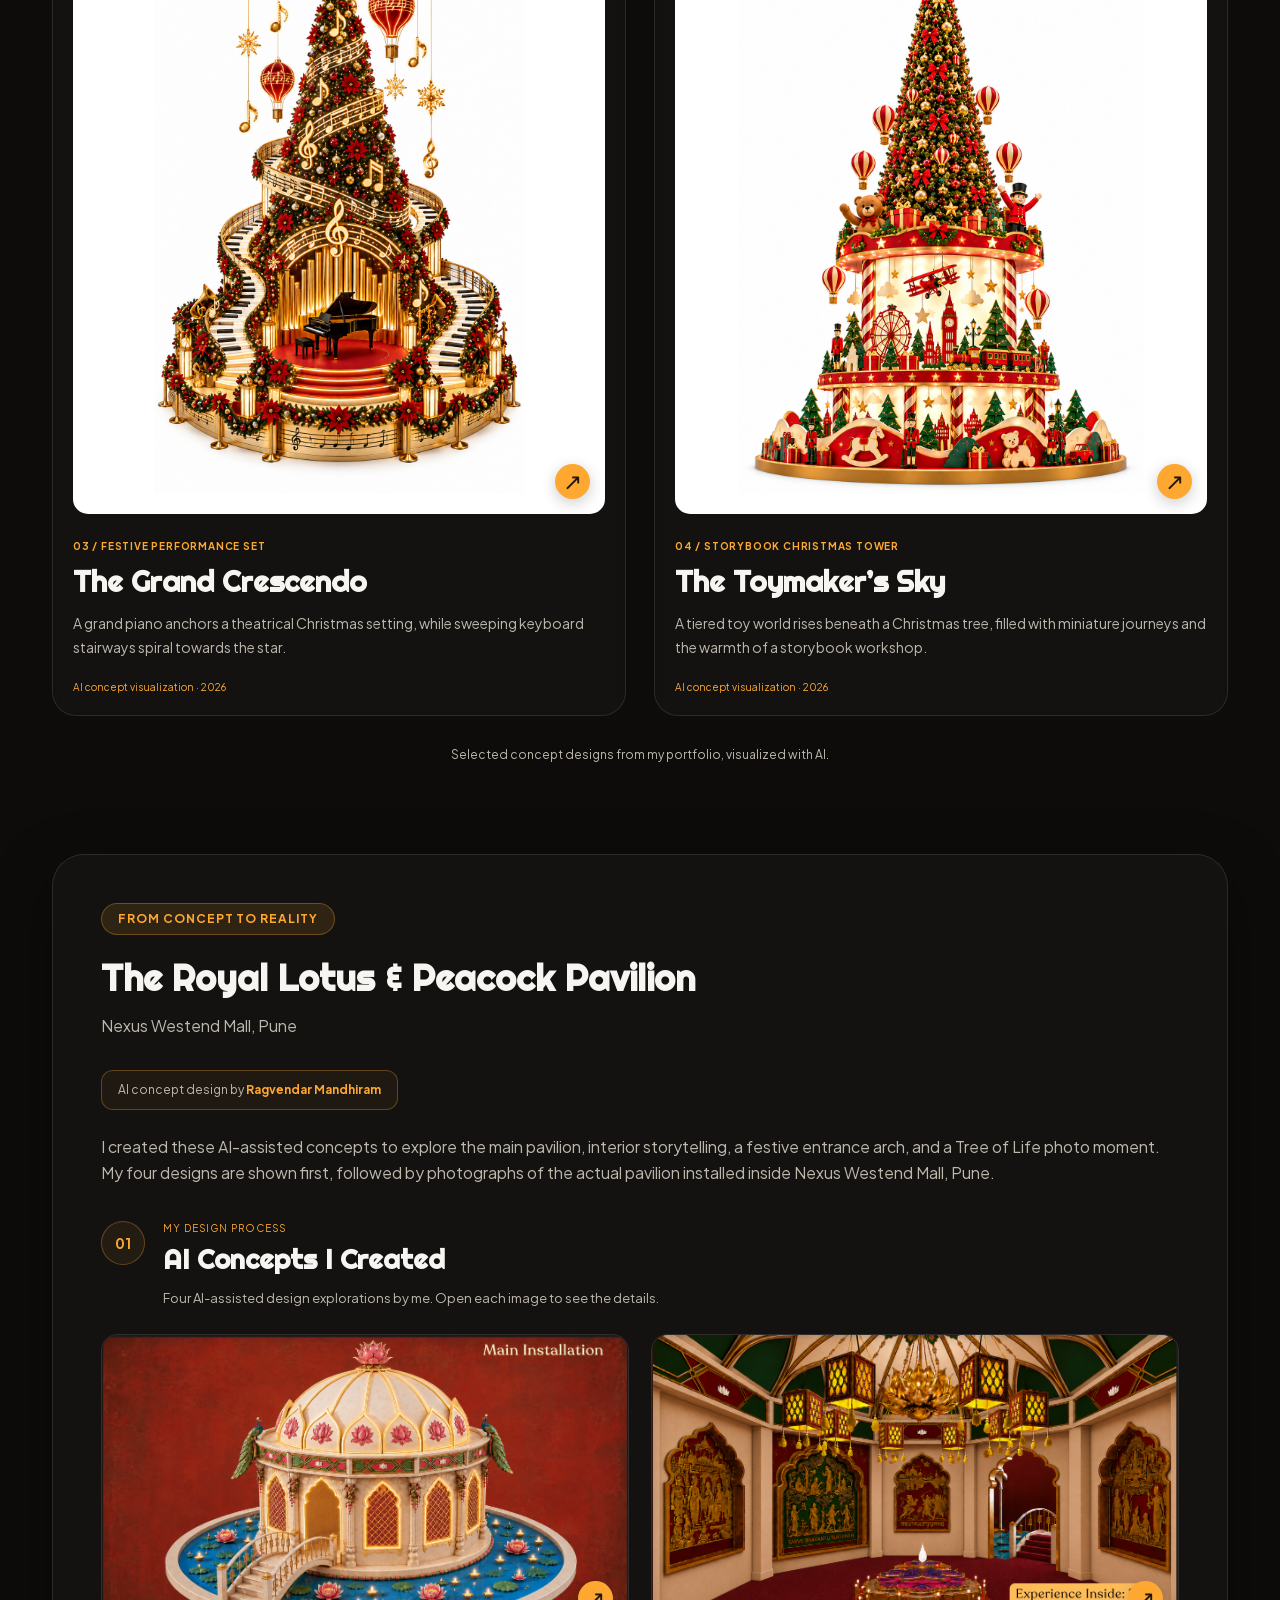
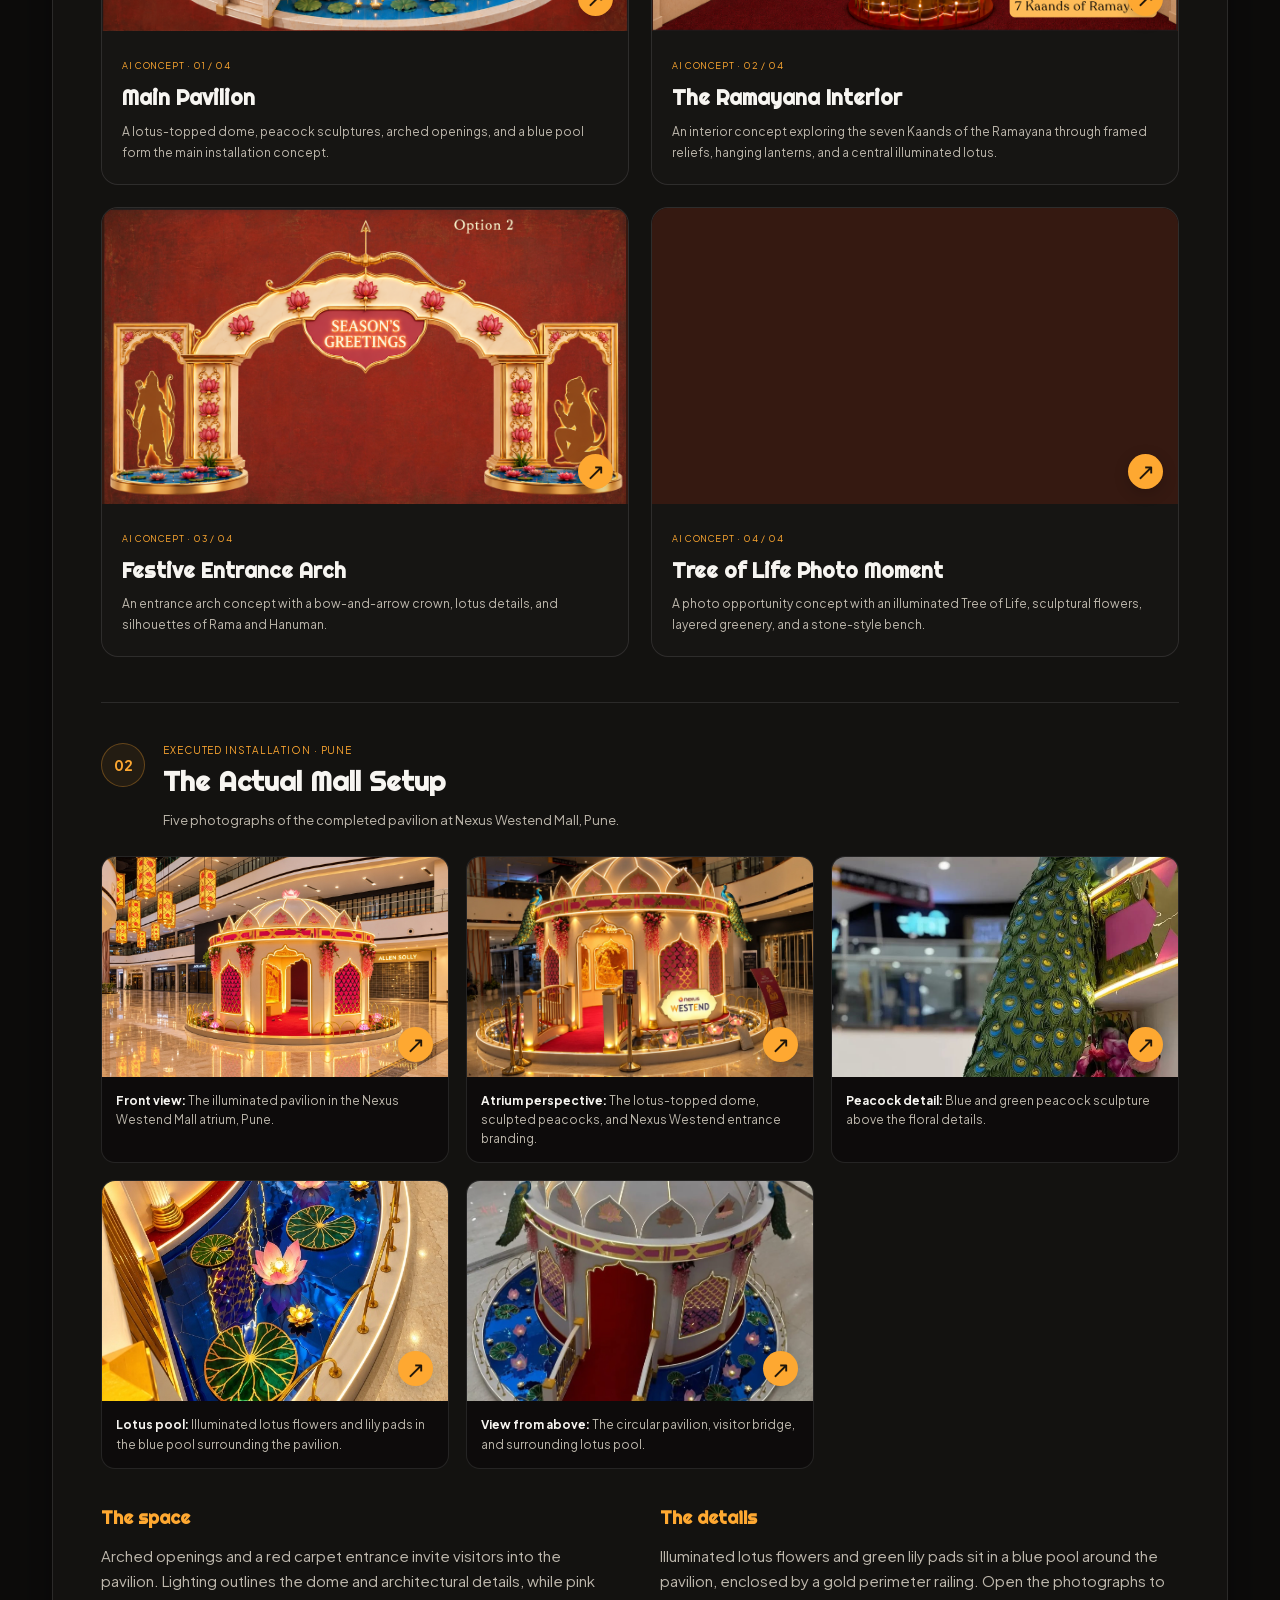
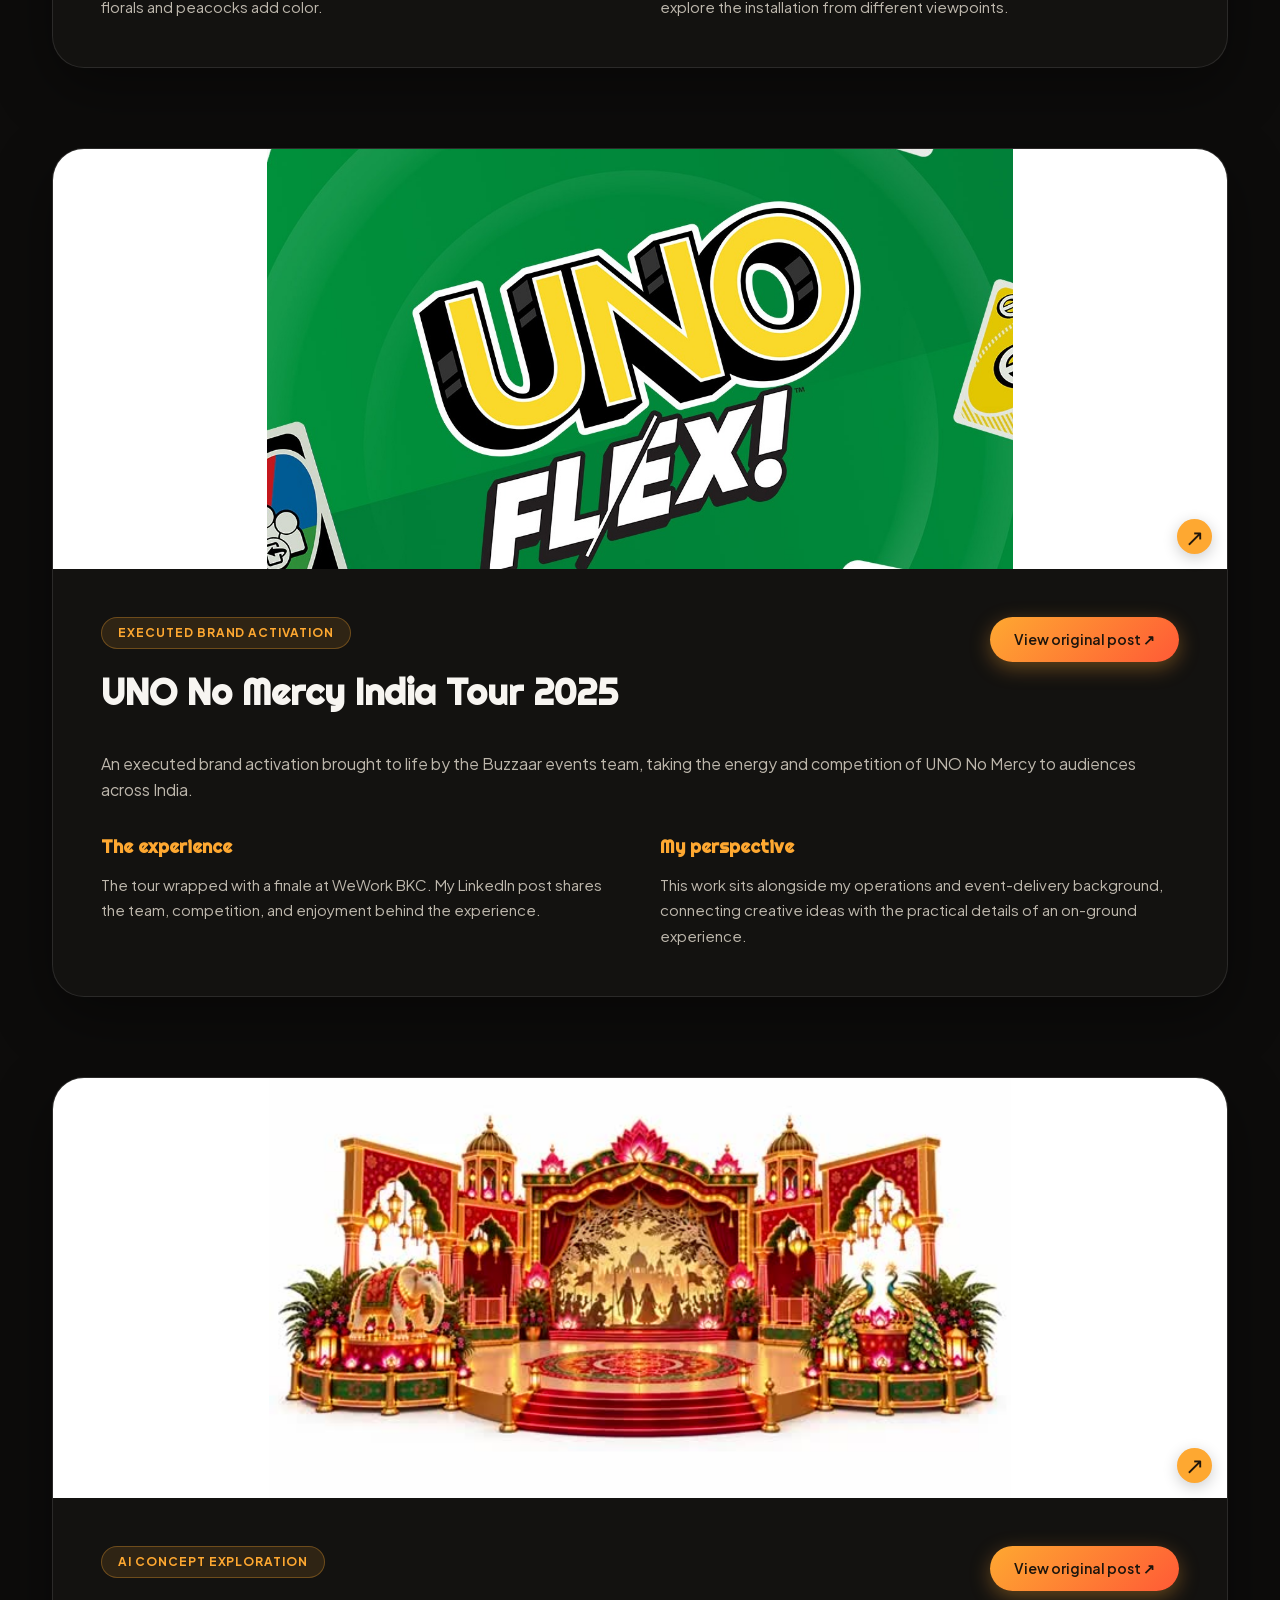
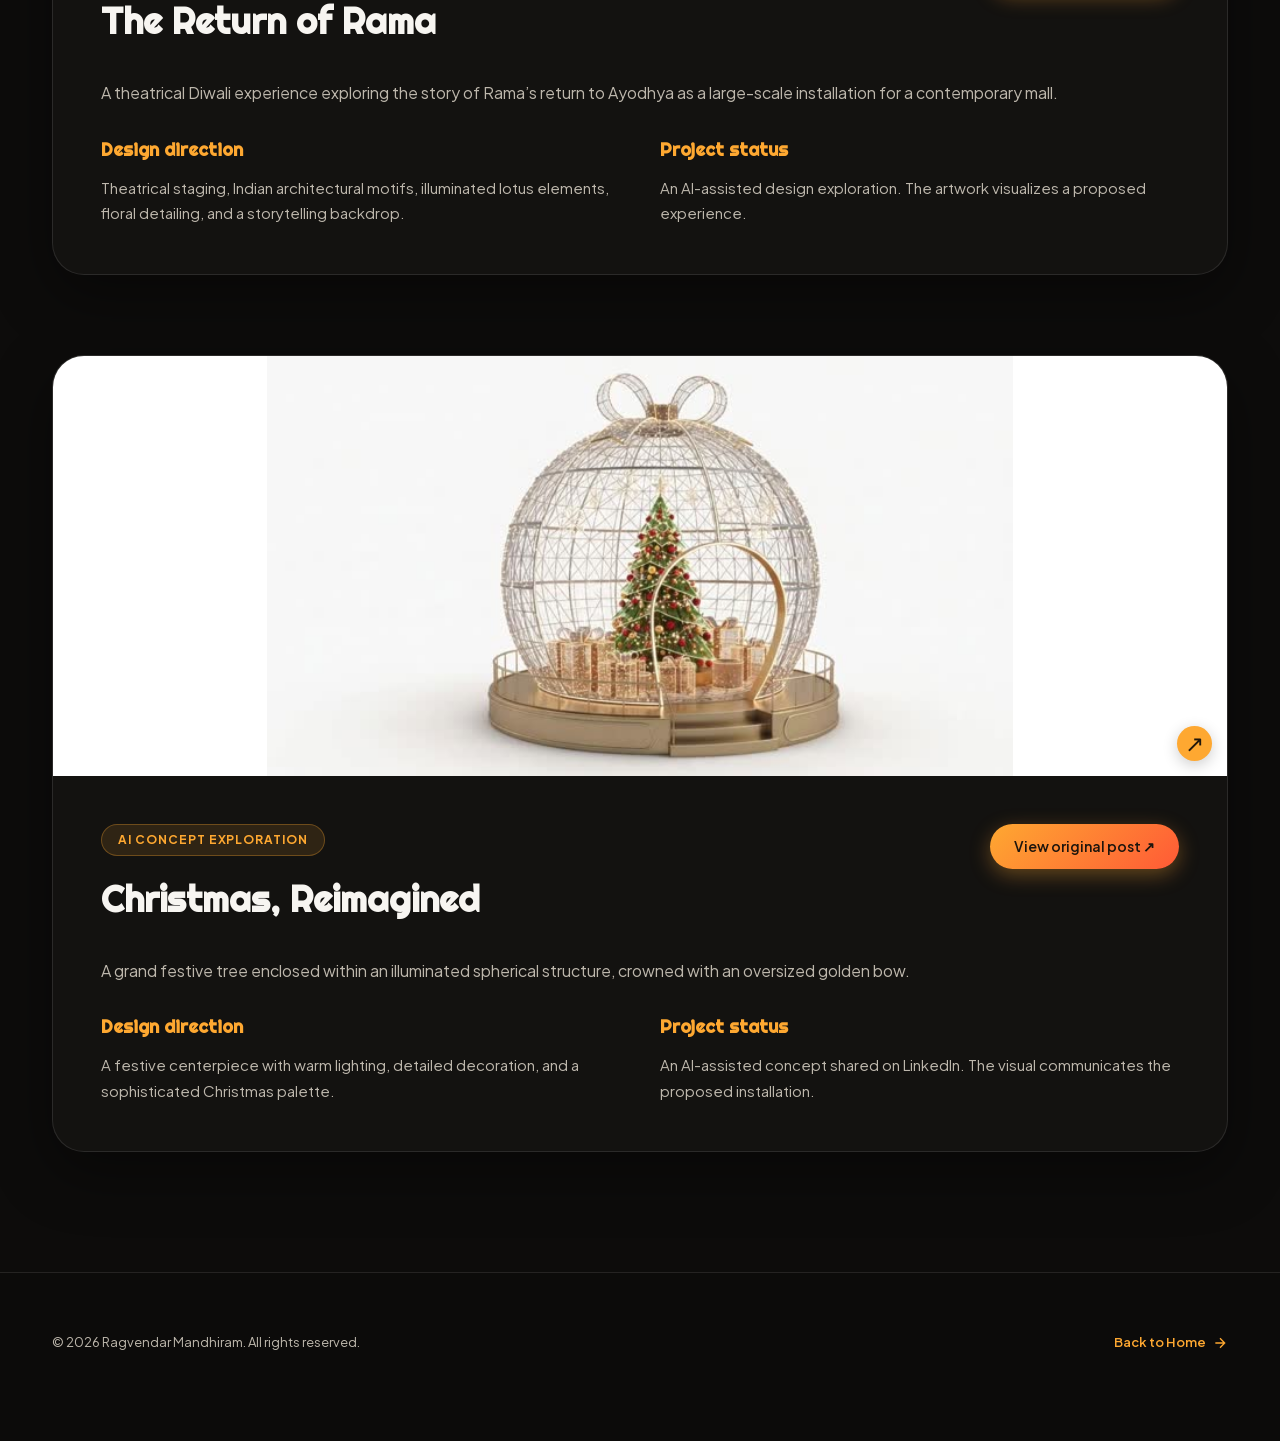
<file: projects.html>
<!DOCTYPE html>

<html data-background="day" lang="en">
<head>
<meta charset="utf-8"/>
<meta content="width=device-width, initial-scale=1.0, maximum-scale=5.0" name="viewport"/>
<title>Projects &amp; Concepts — Ragvendar Mandhiram</title>
<meta content="Four Christmas concept explorations, the executed Nexus Westend installation in Pune, UNO No Mercy India Tour, and additional AI installation concepts by Ragvendar Mandhiram." name="description"/>
<!-- Favicon -->
<link href="data:image/svg+xml,&lt;svg xmlns='http://www.w3.org/2000/svg' viewBox='0 0 100 100'&gt;&lt;circle cx='50' cy='50' r='50' fill='%23FEA831'/&gt;&lt;text y='.9em' x='50%' font-size='60' text-anchor='middle' fill='%23FFFFFF' font-family='sans-serif' font-weight='bold'&gt;R&lt;/text&gt;&lt;/svg&gt;" rel="icon"/>
<!-- Google Fonts -->



<link href="styles.css?v=20261017-4" rel="stylesheet"/>
<meta content="https://ragvendarmandhiram.github.io/projects.html" property="og:url"/></head>
<body style="background: #0D0C0B;"><a class="c-skip-link" href="#main">Skip to content</a>
<!-- Ambient Glow Gradients (As featured in Video Tutorial at 08:52) -->
<div class="c-ambient-glow c-ambient-glow--top" style="opacity: 0.3; width: 650px; height: 650px;"></div>
<div class="c-ambient-glow c-ambient-glow--bottom" style="opacity: 0.25; width: 700px; height: 700px; top: 40%; right: -150px; left: auto;"></div>
<!-- Navigation Bar -->
<header class="l-navbar">
<div class="l-navbar__inner">
<a class="l-navbar__brand" href="index.html">
<div class="l-navbar__logo-badge" style="overflow: hidden; padding: 0;">
<img alt="Ragvendar Mandhiram" src="assets/images/ragvendar_portrait.png" style="width: 100%; height: 100%; object-fit: cover; object-position: center 20%;"/>
</div>
<div>
<span class="l-navbar__logo-text">Ragvendar</span>
<span class="l-navbar__logo-sub">AI Concept Designer</span>
</div>
</a>
<nav aria-label="Main Navigation" class="l-navbar__nav" id="main-navigation"><a class="l-navbar__link" href="index.html">← Home</a><a class="l-navbar__link" href="#christmas">Concepts</a><a class="l-navbar__link" href="#nexus-westend">Nexus Westend</a><a class="l-navbar__link" href="#uno">UNO</a><a class="l-navbar__link" href="index.html#contact">Contact</a></nav>
<div class="l-navbar__actions">
<a class="c-btn c-btn--primary" href="https://www.linkedin.com/in/ragvendar-mandhiram-6b786b34a/" rel="noopener noreferrer" target="_blank">
<span>Connect on LinkedIn</span>
<svg fill="currentColor" height="16" viewbox="0 0 24 24" width="16">
<path d="M19 3a2 2 0 0 1 2 2v14a2 2 0 0 1-2 2H5a2 2 0 0 1-2-2V5a2 2 0 0 1 2-2h14m-.5 15.5v-5.3a3.26 3.26 0 0 0-3.26-3.26c-.85 0-1.84.52-2.28 1.3v-1.11h-2.79v8.37h2.79v-4.93c0-.77.62-1.4 1.39-1.4a1.4 1.4 0 0 1 1.4 1.4v4.93h2.75M6.88 8.56a1.68 1.68 0 0 0 1.68-1.68c0-.93-.75-1.69-1.68-1.69a1.69 1.69 0 0 0-1.69 1.69c0 .93.76 1.68 1.69 1.68m1.39 9.94v-8.37H5.5v8.37h2.77z"></path>
</svg>
</a>
<button aria-controls="main-navigation" aria-expanded="false" class="c-menu-toggle" type="button">Menu <span aria-hidden="true">☰</span></button></div>
</div>
</header>
<!-- Page Content -->
<main class="l-container" id="main" style="position: relative; z-index: 10;">
<!-- Page Header (Tutorial at 08:04) -->
<section class="p-projects-hero">
<span class="c-section-badge">Case Deep Dives</span>
<h1 class="c-section-title" style="font-size: 56px;">Ideas, Concepts &amp; Executed Work</h1>
<p class="c-section-desc" style="max-width: 640px; margin: 0 auto;">Explore the artwork behind the concepts and photographs of the experiences brought to life.</p>
</section>
<!-- 3 Rich Detailed Project Showcase Sections -->
<section class="c-section c-christmas-collection" id="christmas"><div class="c-collection-inner"><div class="c-section-header"><span class="c-section-badge">My Portfolio Designs / 2026</span><h2 class="c-section-title">Some of <span class="c-orange">My Concepts</span></h2><p class="c-section-desc">A selection of my portfolio designs, exploring festive installations, immersive spaces, and creative experiences.</p></div><div class="c-concept-grid"><article class="c-glass-card c-concept-card"><button aria-label="Explore The Gilded Symphony" class="c-artwork-button" data-media-description="A Christmas tree becomes a gilded music pavilion, with glowing scores winding through its branches and around the stage. Oversized gramophone horns, brass instruments, and clockwork details sit above a circular piano-key base." data-media-group="christmas" data-media-src="assets/images/christmas/01_gilded_symphony.png" data-media-status="AI concept visualization · 2026" data-media-title="The Gilded Symphony" type="button"><span class="c-concept-art"><img alt="The Gilded Symphony: Oversized gramophone horns, brass instruments, and clockwork details sit above a circular piano-key base." loading="lazy" src="assets/images/christmas/01_gilded_symphony.png"/><span aria-hidden="true" class="c-artwork-expand">↗</span></span><span class="c-project-tag">01 / Musical Christmas pavilion</span><h3 class="c-project-title">The Gilded Symphony</h3><span class="c-concept-summary">A Christmas tree becomes a gilded music pavilion, with glowing scores winding through its branches and around the stage.</span><span class="c-concept-status">AI concept visualization · 2026</span></button></article><article class="c-glass-card c-concept-card"><button aria-label="Explore The Noel Carousel" class="c-artwork-button" data-media-description="A nostalgic fairground scene brings a towering Christmas tree together with carousel horses and a ceremonial sleigh. Nutcracker sentries frame the entrance. Toy-filled alcoves and warm marquee lights create a layered story." data-media-group="christmas" data-media-src="assets/images/christmas/02_noel_carousel.png" data-media-status="AI concept visualization · 2026" data-media-title="The Noel Carousel" type="button"><span class="c-concept-art"><img alt="The Noel Carousel: Nutcracker sentries frame the entrance. Toy-filled alcoves and warm marquee lights create a layered story." loading="lazy" src="assets/images/christmas/02_noel_carousel.png"/><span aria-hidden="true" class="c-artwork-expand">↗</span></span><span class="c-project-tag">02 / Christmas carousel concept</span><h3 class="c-project-title">The Noel Carousel</h3><span class="c-concept-summary">A nostalgic fairground scene brings a towering Christmas tree together with carousel horses and a ceremonial sleigh.</span><span class="c-concept-status">AI concept visualization · 2026</span></button></article><article class="c-glass-card c-concept-card"><button aria-label="Explore The Grand Crescendo" class="c-artwork-button" data-media-description="A grand piano anchors a theatrical Christmas setting, while sweeping keyboard stairways spiral towards the star. Organ pipes form a golden backdrop. Suspended balloons and musical notes extend the composition overhead." data-media-group="christmas" data-media-src="assets/images/christmas/03_grand_crescendo.png" data-media-status="AI concept visualization · 2026" data-media-title="The Grand Crescendo" type="button"><span class="c-concept-art"><img alt="The Grand Crescendo: Organ pipes form a golden backdrop. Suspended balloons and musical notes extend the composition overhead." loading="lazy" src="assets/images/christmas/03_grand_crescendo.png"/><span aria-hidden="true" class="c-artwork-expand">↗</span></span><span class="c-project-tag">03 / Festive performance set</span><h3 class="c-project-title">The Grand Crescendo</h3><span class="c-concept-summary">A grand piano anchors a theatrical Christmas setting, while sweeping keyboard stairways spiral towards the star.</span><span class="c-concept-status">AI concept visualization · 2026</span></button></article><article class="c-glass-card c-concept-card"><button aria-label="Explore The Toymaker’s Sky" class="c-artwork-button" data-media-description="A tiered toy world rises beneath a Christmas tree, filled with miniature journeys and the warmth of a storybook workshop. Balloons, a biplane, and a toy train animate the scene visually, alongside candy-striped columns and a miniature London skyline." data-media-group="christmas" data-media-src="assets/images/christmas/04_toymakers_sky.png" data-media-status="AI concept visualization · 2026" data-media-title="The Toymaker’s Sky" type="button"><span class="c-concept-art"><img alt="The Toymaker’s Sky: Balloons, a biplane, and a toy train animate the scene visually, alongside candy-striped columns and a miniature London skyline." loading="lazy" src="assets/images/christmas/04_toymakers_sky.png"/><span aria-hidden="true" class="c-artwork-expand">↗</span></span><span class="c-project-tag">04 / Storybook Christmas tower</span><h3 class="c-project-title">The Toymaker’s Sky</h3><span class="c-concept-summary">A tiered toy world rises beneath a Christmas tree, filled with miniature journeys and the warmth of a storybook workshop.</span><span class="c-concept-status">AI concept visualization · 2026</span></button></article></div><p class="c-collection-note">Selected concept designs from my portfolio, visualized with AI.</p></div></section><div class="p-projects-grid"><article class="p-project-deep-card" id="nexus-westend">
<div class="p-project-deep-body">
<div class="p-project-deep-header"><div>
<span class="c-section-badge">From Concept to Reality</span>
<h2 class="p-project-deep-title">The Royal Lotus &amp; Peacock Pavilion</h2>
<p class="c-section-desc">Nexus Westend Mall, Pune</p>
</div></div>
<p class="c-nexus-credit">AI concept design by <strong>Ragvendar Mandhiram</strong></p>
<p class="c-section-desc c-deep-summary">I created these AI-assisted concepts to explore the main pavilion, interior storytelling, a festive entrance arch, and a Tree of Life photo moment. My four designs are shown first, followed by photographs of the actual pavilion installed inside Nexus Westend Mall, Pune.</p>
<section class="c-nexus-stage" aria-labelledby="nexus-ai-heading" id="nexus-ai-concepts">
<div class="c-nexus-stage-heading"><span class="c-nexus-stage-number" aria-hidden="true">01</span><div><p class="c-nexus-stage-eyebrow">My Design Process</p><h3 id="nexus-ai-heading">AI Concepts I Created</h3><p>Four AI-assisted design explorations by me. Open each image to see the details.</p></div></div>
<div class="c-nexus-concept-grid"><article class="c-nexus-concept-card">
<button type="button" class="c-artwork-button c-nexus-concept-image" aria-label="View my AI concept: Main Pavilion" data-media-src="assets/images/nexus_westend/concept_01_main_pavilion.png" data-media-group="nexus-ai-concepts" data-media-title="Main Pavilion" data-media-description="A lotus-topped dome, peacock sculptures, arched openings, and a blue pool form the main installation concept." data-media-status="AI concept by Ragvendar Mandhiram">
<img src="assets/images/nexus_westend/concept_01_main_pavilion.png" alt="A lotus-topped dome, peacock sculptures, arched openings, and a blue pool form the main installation concept." loading="lazy" decoding="async" width="2380" height="1340"/>
<span class="c-artwork-expand" aria-hidden="true">↗</span>
</button>
<div class="c-nexus-concept-caption"><span>AI Concept · 01 / 04</span><h4>Main Pavilion</h4><p>A lotus-topped dome, peacock sculptures, arched openings, and a blue pool form the main installation concept.</p></div>
</article><article class="c-nexus-concept-card">
<button type="button" class="c-artwork-button c-nexus-concept-image" aria-label="View my AI concept: The Ramayana Interior" data-media-src="assets/images/nexus_westend/concept_02_ramayana_interior.png" data-media-group="nexus-ai-concepts" data-media-title="The Ramayana Interior" data-media-description="An interior concept exploring the seven Kaands of the Ramayana through framed reliefs, hanging lanterns, and a central illuminated lotus." data-media-status="AI concept by Ragvendar Mandhiram">
<img src="assets/images/nexus_westend/concept_02_ramayana_interior.png" alt="An interior concept exploring the seven Kaands of the Ramayana through framed reliefs, hanging lanterns, and a central illuminated lotus." loading="lazy" decoding="async" width="2380" height="1340"/>
<span class="c-artwork-expand" aria-hidden="true">↗</span>
</button>
<div class="c-nexus-concept-caption"><span>AI Concept · 02 / 04</span><h4>The Ramayana Interior</h4><p>An interior concept exploring the seven Kaands of the Ramayana through framed reliefs, hanging lanterns, and a central illuminated lotus.</p></div>
</article><article class="c-nexus-concept-card">
<button type="button" class="c-artwork-button c-nexus-concept-image" aria-label="View my AI concept: Festive Entrance Arch" data-media-src="assets/images/nexus_westend/concept_03_entrance_arch.png" data-media-group="nexus-ai-concepts" data-media-title="Festive Entrance Arch" data-media-description="An entrance arch concept with a bow-and-arrow crown, lotus details, and silhouettes of Rama and Hanuman." data-media-status="AI concept by Ragvendar Mandhiram">
<img src="assets/images/nexus_westend/concept_03_entrance_arch.png" alt="An entrance arch concept with a bow-and-arrow crown, lotus details, and silhouettes of Rama and Hanuman." loading="lazy" decoding="async" width="2380" height="1340"/>
<span class="c-artwork-expand" aria-hidden="true">↗</span>
</button>
<div class="c-nexus-concept-caption"><span>AI Concept · 03 / 04</span><h4>Festive Entrance Arch</h4><p>An entrance arch concept with a bow-and-arrow crown, lotus details, and silhouettes of Rama and Hanuman.</p></div>
</article><article class="c-nexus-concept-card">
<button type="button" class="c-artwork-button c-nexus-concept-image" aria-label="View my AI concept: Tree of Life Photo Moment" data-media-src="assets/images/nexus_westend/concept_04_tree_of_life.png" data-media-group="nexus-ai-concepts" data-media-title="Tree of Life Photo Moment" data-media-description="A photo opportunity concept with an illuminated Tree of Life, sculptural flowers, layered greenery, and a stone-style bench." data-media-status="AI concept by Ragvendar Mandhiram">
<img src="assets/images/nexus_westend/concept_04_tree_of_life.png" alt="A photo opportunity concept with an illuminated Tree of Life, sculptural flowers, layered greenery, and a stone-style bench." loading="lazy" decoding="async" width="2380" height="1340"/>
<span class="c-artwork-expand" aria-hidden="true">↗</span>
</button>
<div class="c-nexus-concept-caption"><span>AI Concept · 04 / 04</span><h4>Tree of Life Photo Moment</h4><p>A photo opportunity concept with an illuminated Tree of Life, sculptural flowers, layered greenery, and a stone-style bench.</p></div>
</article></div>
</section>
<section class="c-nexus-stage c-nexus-stage--actual" aria-labelledby="nexus-actual-heading" id="nexus-actual-setup">
<div class="c-nexus-stage-heading"><span class="c-nexus-stage-number" aria-hidden="true">02</span><div><p class="c-nexus-stage-eyebrow">Executed Installation · Pune</p><h3 id="nexus-actual-heading">The Actual Mall Setup</h3><p>Five photographs of the completed pavilion at Nexus Westend Mall, Pune.</p></div></div>
<div class="p-nexus-gallery-grid"><article class="p-nexus-gallery-card"><button aria-label="View Front view" class="media-box c-artwork-button" data-media-description="The illuminated pavilion in the Nexus Westend Mall atrium, Pune." data-media-group="nexus" data-media-src="assets/images/nexus_westend/real_front.png" data-media-status="Executed installation · Nexus Westend Mall, Pune" data-media-title="Front view" type="button"><img alt="The illuminated pavilion in the Nexus Westend Mall atrium, Pune." loading="lazy" src="assets/images/nexus_westend/real_front.png"/><span aria-hidden="true" class="c-artwork-expand">↗</span></button><p><strong>Front view:</strong> The illuminated pavilion in the Nexus Westend Mall atrium, Pune.</p></article><article class="p-nexus-gallery-card"><button aria-label="View Atrium perspective" class="media-box c-artwork-button" data-media-description="The lotus-topped dome, sculpted peacocks, and Nexus Westend entrance branding." data-media-group="nexus" data-media-src="assets/images/nexus_westend/real_angle.png" data-media-status="Executed installation · Nexus Westend Mall, Pune" data-media-title="Atrium perspective" type="button"><img alt="The lotus-topped dome, sculpted peacocks, and Nexus Westend entrance branding." loading="lazy" src="assets/images/nexus_westend/real_angle.png"/><span aria-hidden="true" class="c-artwork-expand">↗</span></button><p><strong>Atrium perspective:</strong> The lotus-topped dome, sculpted peacocks, and Nexus Westend entrance branding.</p></article><article class="p-nexus-gallery-card"><button aria-label="View Peacock detail" class="media-box c-artwork-button" data-media-description="Blue and green peacock sculpture above the floral details." data-media-group="nexus" data-media-src="assets/images/nexus_westend/real_peacock.png" data-media-status="Executed installation · Nexus Westend Mall, Pune" data-media-title="Peacock detail" type="button"><img alt="Blue and green peacock sculpture above the floral details." loading="lazy" src="assets/images/nexus_westend/real_peacock.png"/><span aria-hidden="true" class="c-artwork-expand">↗</span></button><p><strong>Peacock detail:</strong> Blue and green peacock sculpture above the floral details.</p></article><article class="p-nexus-gallery-card"><button aria-label="View Lotus pool" class="media-box c-artwork-button" data-media-description="Illuminated lotus flowers and lily pads in the blue pool surrounding the pavilion." data-media-group="nexus" data-media-src="assets/images/nexus_westend/real_lotus_pool.png" data-media-status="Executed installation · Nexus Westend Mall, Pune" data-media-title="Lotus pool" type="button"><img alt="Illuminated lotus flowers and lily pads in the blue pool surrounding the pavilion." loading="lazy" src="assets/images/nexus_westend/real_lotus_pool.png"/><span aria-hidden="true" class="c-artwork-expand">↗</span></button><p><strong>Lotus pool:</strong> Illuminated lotus flowers and lily pads in the blue pool surrounding the pavilion.</p></article><article class="p-nexus-gallery-card"><button aria-label="View View from above" class="media-box c-artwork-button" data-media-description="The circular pavilion, visitor bridge, and surrounding lotus pool." data-media-group="nexus" data-media-src="assets/images/nexus_westend/real_aerial.png" data-media-status="Executed installation · Nexus Westend Mall, Pune" data-media-title="View from above" type="button"><img alt="The circular pavilion, visitor bridge, and surrounding lotus pool." loading="lazy" src="assets/images/nexus_westend/real_aerial.png"/><span aria-hidden="true" class="c-artwork-expand">↗</span></button><p><strong>View from above:</strong> The circular pavilion, visitor bridge, and surrounding lotus pool.</p></article></div>
<div class="p-project-deep-grid"><div class="p-project-deep-col"><h3>The space</h3><p>Arched openings and a red carpet entrance invite visitors into the pavilion. Lighting outlines the dome and architectural details, while pink florals and peacocks add color.</p></div><div class="p-project-deep-col"><h3>The details</h3><p>Illuminated lotus flowers and green lily pads sit in a blue pool around the pavilion, enclosed by a gold perimeter railing. Open the photographs to explore the installation from different viewpoints.</p></div></div>
</section>
</div></article><article class="p-project-deep-card" id="uno"><button aria-label="View UNO No Mercy India Tour 2025 artwork" class="p-project-deep-media c-artwork-button c-deep-art" data-media-description="An executed brand activation brought to life by the Buzzaar events team, taking the energy and competition of UNO No Mercy to audiences across India." data-media-group="uno" data-media-src="assets/images/uno_no_mercy_banner.jpg" data-media-status="Executed activation · 2025" data-media-title="UNO No Mercy India Tour 2025" type="button"><img alt="UNO No Mercy India Tour 2025" loading="lazy" src="assets/images/uno_no_mercy_banner.jpg"/><span aria-hidden="true" class="c-artwork-expand">↗</span></button><div class="p-project-deep-body"><div class="p-project-deep-header"><div><span class="c-section-badge">Executed Brand Activation</span><h2 class="p-project-deep-title">UNO No Mercy India Tour 2025</h2></div><a class="c-btn c-btn--primary" href="https://www.linkedin.com/feed/update/urn:li:activity:7342475185427496961/" rel="noopener noreferrer" target="_blank">View original post ↗</a></div><p class="c-section-desc c-deep-summary">An executed brand activation brought to life by the Buzzaar events team, taking the energy and competition of UNO No Mercy to audiences across India.</p><div class="p-project-deep-grid"><div class="p-project-deep-col"><h3>The experience</h3><p>The tour wrapped with a finale at WeWork BKC. My LinkedIn post shares the team, competition, and enjoyment behind the experience.</p></div><div class="p-project-deep-col"><h3>My perspective</h3><p>This work sits alongside my operations and event-delivery background, connecting creative ideas with the practical details of an on-ground experience.</p></div></div></div></article><article class="p-project-deep-card" id="diwali"><button aria-label="View The Return of Rama artwork" class="p-project-deep-media c-artwork-button c-deep-art" data-media-description="A theatrical Diwali experience exploring the story of Rama’s return to Ayodhya as a large-scale installation for a contemporary mall." data-media-group="diwali" data-media-src="assets/images/diwali_rama.jpg" data-media-status="AI concept visualization · 2026" data-media-title="The Return of Rama" type="button"><img alt="The Return of Rama" loading="lazy" src="assets/images/diwali_rama.jpg"/><span aria-hidden="true" class="c-artwork-expand">↗</span></button><div class="p-project-deep-body"><div class="p-project-deep-header"><div><span class="c-section-badge">AI Concept Exploration</span><h2 class="p-project-deep-title">The Return of Rama</h2></div><a class="c-btn c-btn--primary" href="https://www.linkedin.com/feed/update/urn:li:activity:7513806661548032000/" rel="noopener noreferrer" target="_blank">View original post ↗</a></div><p class="c-section-desc c-deep-summary">A theatrical Diwali experience exploring the story of Rama’s return to Ayodhya as a large-scale installation for a contemporary mall.</p><div class="p-project-deep-grid"><div class="p-project-deep-col"><h3>Design direction</h3><p>Theatrical staging, Indian architectural motifs, illuminated lotus elements, floral detailing, and a storytelling backdrop.</p></div><div class="p-project-deep-col"><h3>Project status</h3><p>An AI-assisted design exploration. The artwork visualizes a proposed experience.</p></div></div></div></article><article class="p-project-deep-card" id="christmas-sphere"><button aria-label="View Christmas, Reimagined artwork" class="p-project-deep-media c-artwork-button c-deep-art" data-media-description="A grand festive tree enclosed within an illuminated spherical structure, crowned with an oversized golden bow." data-media-group="christmas-sphere" data-media-src="assets/images/christmas_sphere.jpg" data-media-status="AI concept visualization · 2026" data-media-title="Christmas, Reimagined" type="button"><img alt="Christmas, Reimagined" loading="lazy" src="assets/images/christmas_sphere.jpg"/><span aria-hidden="true" class="c-artwork-expand">↗</span></button><div class="p-project-deep-body"><div class="p-project-deep-header"><div><span class="c-section-badge">AI Concept Exploration</span><h2 class="p-project-deep-title">Christmas, Reimagined</h2></div><a class="c-btn c-btn--primary" href="https://www.linkedin.com/feed/update/urn:li:activity:7516445009471164416/" rel="noopener noreferrer" target="_blank">View original post ↗</a></div><p class="c-section-desc c-deep-summary">A grand festive tree enclosed within an illuminated spherical structure, crowned with an oversized golden bow.</p><div class="p-project-deep-grid"><div class="p-project-deep-col"><h3>Design direction</h3><p>A festive centerpiece with warm lighting, detailed decoration, and a sophisticated Christmas palette.</p></div><div class="p-project-deep-col"><h3>Project status</h3><p>An AI-assisted concept shared on LinkedIn. The visual communicates the proposed installation.</p></div></div></div></article></div>
</main>
<!-- Footer -->
<footer class="l-footer">
<div class="l-container">
<div class="l-footer__inner">
<p class="l-footer__copy">© 2026 Ragvendar Mandhiram. All rights reserved.</p>
<a class="l-footer__back-top" href="index.html">
<span>Back to Home</span>
<svg fill="none" height="16" stroke="currentColor" stroke-width="2" viewbox="0 0 24 24" width="16">
<path d="M5 12h14M12 5l7 7-7 7"></path>
</svg>
</a>
</div>
</div>
</footer>
<script defer="" src="script.js?v=20261017-4"></script><script defer="" src="media-viewer.js?v=20261017-2"></script></body>
</html>
</file>
<file: styles.css>
@charset "UTF-8";

/* ==========================================================================
   CINEMATIC AI-POWERED PORTFOLIO DESIGN SYSTEM
   Tutorial: "$7000 Portfolio Website With Free AI Tools"
   Stack: Antigravity IDE · Canvas Image Sequence · Glassmorphism · Multi-Page
   ========================================================================== */

*, *::before, *::after {
  box-sizing: border-box;
  margin: 0;
  padding: 0;
}

:root {
  --color-orange: #FEA831;
  --color-orange-glow: rgba(254, 168, 49, 0.35);
  --color-accent-red: #FF5A36;
  --color-accent-gradient: linear-gradient(135deg, #FEA831 0%, #FF5A36 100%);
  
  --color-bg-dark: #0D0C0B;
  --color-bg-card: rgba(24, 22, 20, 0.66);
  --color-border: rgba(255, 255, 255, 0.1);
  --color-border-glow: rgba(254, 168, 49, 0.3);
  
  --color-text-main: #F7F5F1;
  --color-text-muted: #BDB7AC;
  --color-text-light: #6E685D;

  --font-display: 'Righteous', cursive, sans-serif;
  --font-body: 'Plus Jakarta Sans', -apple-system, BlinkMacSystemFont, sans-serif;
  
  --ease-smooth: cubic-bezier(0.25, 0.46, 0.45, 0.94);
  --ease-spring: cubic-bezier(0.34, 1.56, 0.64, 1);
  
  --nav-height: 80px;
}

html {
  font-size: 16px;
  line-height: 1.5;
  background-color: var(--color-bg-dark);
  color: var(--color-text-main);
  font-family: var(--font-body);
  -webkit-font-smoothing: antialiased;
  -moz-osx-font-smoothing: grayscale;
  scroll-behavior: smooth;
  overflow-x: hidden;
}

body {
  width: 100%;
  min-height: 100vh;
  position: relative;
  background: var(--color-bg-dark);
  color: var(--color-text-main);
}

a {
  color: inherit;
  text-decoration: none;
  transition: color 0.3s ease;
}

button {
  border: none;
  background: none;
  font: inherit;
  color: inherit;
  cursor: pointer;
  outline: none;
}

img, video {
  max-width: 100%;
  height: auto;
  display: block;
}

::selection {
  background: var(--color-orange);
  color: #fff;
}

.u-font-display {
  font-family: var(--font-display);
  letter-spacing: 0.02em;
}

/* ==========================================================================
   CANVAS SCROLL ANIMATION BACKGROUND (FIXED VIEWPORT)
   ========================================================================== */

.c-canvas-container {
  position: fixed;
  top: 0;
  left: 0;
  width: 100vw;
  height: 100vh;
  z-index: 0;
  pointer-events: none;
  overflow: hidden;
}

#scrollCanvas {
  position: absolute;
  top: 50%;
  left: 50%;
  transform: translate(-50%, -50%);
  width: 100%;
  height: 100%;
}

/* Cinematic Vignette Overlay */
.c-canvas-overlay {
  position: absolute;
  inset: 0;
  background: radial-gradient(circle at center, rgba(13, 12, 11, 0.25) 0%, rgba(13, 12, 11, 0.85) 85%);
  pointer-events: none;
  z-index: 1;
}

/* Subtle Orange-Red Ambient Glows (from Video Tutorial at 08:52) */
.c-ambient-glow {
  position: fixed;
  border-radius: 50%;
  filter: blur(120px);
  pointer-events: none;
  z-index: 1;
  opacity: 0.22;
  will-change: transform;
}

.c-ambient-glow--top {
  top: -100px;
  right: -50px;
  width: 500px;
  height: 500px;
  background: radial-gradient(circle, var(--color-orange) 0%, transparent 70%);
}

.c-ambient-glow--bottom {
  bottom: 10%;
  left: -100px;
  width: 600px;
  height: 600px;
  background: radial-gradient(circle, var(--color-accent-red) 0%, transparent 70%);
}

/* ==========================================================================
   NAVIGATION BAR
   ========================================================================== */

.l-navbar {
  position: fixed;
  top: 0;
  left: 0;
  width: 100%;
  height: var(--nav-height);
  z-index: 100;
  background: rgba(13, 12, 11, 0.65);
  backdrop-filter: blur(16px);
  -webkit-backdrop-filter: blur(16px);
  border-bottom: 1px solid var(--color-border);
  transition: all 0.3s ease;
}

.l-navbar__inner {
  max-width: 1240px;
  height: 100%;
  margin: 0 auto;
  padding: 0 32px;
  display: flex;
  align-items: center;
  justify-content: space-between;
}

.l-navbar__brand {
  display: flex;
  align-items: center;
  gap: 12px;
}

.l-navbar__logo-badge {
  width: 40px;
  height: 40px;
  border-radius: 12px;
  background: var(--color-accent-gradient);
  display: flex;
  align-items: center;
  justify-content: center;
  font-family: var(--font-display);
  font-size: 20px;
  color: #fff;
  font-weight: 700;
  box-shadow: 0 4px 15px var(--color-orange-glow);
}

.l-navbar__logo-text {
  font-family: var(--font-display);
  font-size: 20px;
  letter-spacing: 0.5px;
  color: var(--color-text-main);
}

.l-navbar__logo-sub {
  font-size: 11px;
  color: var(--color-orange);
  font-weight: 600;
  text-transform: uppercase;
  letter-spacing: 0.08em;
  display: block;
}

.l-navbar__nav {
  display: flex;
  align-items: center;
  gap: 28px;
}

.l-navbar__link {
  font-size: 14px;
  font-weight: 500;
  color: var(--color-text-muted);
  position: relative;
  padding: 6px 0;
  transition: color 0.3s ease;
}

.l-navbar__link:hover,
.l-navbar__link.is-active {
  color: var(--color-orange);
}

.l-navbar__link.is-active::after {
  content: '';
  position: absolute;
  bottom: 0;
  left: 0;
  width: 100%;
  height: 2px;
  background: var(--color-accent-gradient);
  border-radius: 2px;
}

.l-navbar__actions {
  display: flex;
  align-items: center;
  gap: 16px;
}

.c-btn {
  display: inline-flex;
  align-items: center;
  justify-content: center;
  gap: 8px;
  padding: 12px 24px;
  border-radius: 40px;
  font-size: 14px;
  font-weight: 600;
  transition: all 0.3s var(--ease-smooth);
}

.c-btn--primary {
  background: var(--color-accent-gradient);
  color: #fff;
  box-shadow: 0 6px 20px var(--color-orange-glow);
}

.c-btn--primary:hover {
  transform: translateY(-2px);
  box-shadow: 0 10px 28px rgba(254, 168, 49, 0.5);
}

.c-btn--secondary {
  background: rgba(255, 255, 255, 0.08);
  color: var(--color-text-main);
  border: 1px solid var(--color-border);
  backdrop-filter: blur(10px);
}

.c-btn--secondary:hover {
  background: rgba(255, 255, 255, 0.15);
  border-color: rgba(255, 255, 255, 0.3);
  transform: translateY(-2px);
}

/* ==========================================================================
   CONTENT LAYOUT (SCROLLABLE STACK OVERLAYING CANVAS)
   ========================================================================== */

.l-scroll-wrapper {
  position: relative;
  z-index: 10;
  width: 100%;
}

.l-container {
  max-width: 1240px;
  margin: 0 auto;
  padding: 0 32px;
}

.c-section {
  padding: 120px 0;
  position: relative;
}

.c-section-header {
  text-align: center;
  max-width: 680px;
  margin: 0 auto 60px;
}

.c-section-badge {
  display: inline-flex;
  align-items: center;
  gap: 8px;
  padding: 6px 16px;
  border-radius: 30px;
  background: rgba(254, 168, 49, 0.12);
  border: 1px solid var(--color-border-glow);
  color: var(--color-orange);
  font-size: 12px;
  font-weight: 700;
  text-transform: uppercase;
  letter-spacing: 0.08em;
  margin-bottom: 16px;
}

.c-section-title {
  font-family: var(--font-display);
  font-size: 44px;
  line-height: 1.2;
  margin-bottom: 16px;
  color: var(--color-text-main);
}

.c-section-desc {
  font-size: 16px;
  color: var(--color-text-muted);
  line-height: 1.6;
}

/* Glassmorphism Card Style */
.c-glass-card {
  background: var(--color-bg-card);
  backdrop-filter: blur(5px);
  -webkit-backdrop-filter: blur(5px);
  border: 1px solid var(--color-border);
  border-radius: 24px;
  padding: 36px;
  transition: all 0.35s var(--ease-smooth);
}

.c-glass-card:hover {
  border-color: var(--color-border-glow);
  box-shadow: 0 15px 40px rgba(0, 0, 0, 0.35), 0 0 30px var(--color-orange-glow);
  transform: translateY(-4px);
}

/* ==========================================================================
   HERO SECTION
   ========================================================================== */

.c-hero {
  min-height: 100vh;
  display: flex;
  align-items: center;
  padding-top: calc(var(--nav-height) + 30px);
  padding-bottom: 80px;
  position: relative;
}

.c-hero__grid {
  display: grid;
  grid-template-columns: 1.25fr 0.95fr;
  gap: 50px;
  align-items: center;
}

.c-hero__content {
  max-width: 720px;
}

.c-hero__portrait-showcase {
  display: flex;
  justify-content: center;
  align-items: center;
  position: relative;
}

.c-hero__portrait-frame {
  position: relative;
  width: 100%;
  max-width: 390px;
  border-radius: 32px;
  overflow: hidden;
  border: 1px solid var(--color-border-glow);
  box-shadow: 0 25px 60px rgba(0, 0, 0, 0.45), 0 0 35px var(--color-orange-glow);
  background: var(--color-bg-card);
  transition: transform 0.4s var(--ease-spring), box-shadow 0.4s ease;
}

.c-hero__portrait-frame:hover {
  transform: translateY(-6px) scale(1.02);
  box-shadow: 0 30px 70px rgba(0, 0, 0, 0.55), 0 0 45px rgba(254, 168, 49, 0.5);
}

.c-hero__portrait-img {
  width: 100%;
  height: 480px;
  object-fit: cover;
  object-position: center 15%;
  display: block;
}

.c-hero__portrait-badge {
  position: absolute;
  bottom: 16px;
  left: 16px;
  right: 16px;
  background: rgba(13, 12, 11, 0.85);
  backdrop-filter: blur(16px);
  -webkit-backdrop-filter: blur(16px);
  border: 1px solid var(--color-border-glow);
  border-radius: 20px;
  padding: 12px 18px;
  display: flex;
  align-items: center;
  gap: 12px;
}

.c-hero__status-pill {
  display: inline-flex;
  align-items: center;
  gap: 10px;
  background: rgba(255, 255, 255, 0.08);
  border: 1px solid var(--color-border);
  backdrop-filter: blur(12px);
  padding: 8px 18px;
  border-radius: 40px;
  font-size: 13px;
  font-weight: 600;
  margin-bottom: 24px;
}

.c-hero__status-dot {
  width: 8px;
  height: 8px;
  border-radius: 50%;
  background: #10B981;
  box-shadow: 0 0 12px #10B981;
}

.c-hero__title {
  font-family: var(--font-display);
  font-size: 64px;
  line-height: 1.1;
  margin-bottom: 20px;
  letter-spacing: -0.5px;
}

.c-hero__title span {
  background: var(--color-accent-gradient);
  -webkit-background-clip: text;
  -webkit-text-fill-color: transparent;
}

.c-hero__subtitle {
  font-size: 18px;
  line-height: 1.65;
  color: var(--color-text-muted);
  margin-bottom: 36px;
  max-width: 660px;
}

.c-hero__actions {
  display: flex;
  align-items: center;
  gap: 16px;
  margin-bottom: 48px;
}

.c-hero__stats {
  display: grid;
  grid-template-columns: repeat(3, 1fr);
  gap: 24px;
  max-width: 540px;
  padding-top: 32px;
  border-top: 1px solid var(--color-border);
}

.c-hero__stat-num {
  font-family: var(--font-display);
  font-size: 36px;
  color: var(--color-orange);
  line-height: 1;
  margin-bottom: 6px;
}

.c-hero__stat-label {
  font-size: 12px;
  color: var(--color-text-muted);
  text-transform: uppercase;
  letter-spacing: 0.05em;
  font-weight: 600;
}

/* ==========================================================================
   ABOUT SECTION
   ========================================================================== */

.c-about-grid {
  display: grid;
  grid-template-columns: 1fr 1.3fr;
  gap: 40px;
  align-items: center;
}

.c-about__portrait-card {
  position: relative;
  border-radius: 28px;
  overflow: hidden;
  box-shadow: 0 20px 50px rgba(0, 0, 0, 0.4);
  border: 1px solid var(--color-border-glow);
}

.c-about__portrait-card img {
  width: 100%;
  height: 480px;
  object-fit: cover;
}

.c-about__portrait-overlay {
  position: absolute;
  bottom: 0;
  left: 0;
  width: 100%;
  padding: 24px;
  background: linear-gradient(to top, rgba(13, 12, 11, 0.95), transparent);
}

.c-about__text p {
  font-size: 16px;
  line-height: 1.7;
  color: var(--color-text-muted);
  margin-bottom: 20px;
}

.c-about__text strong {
  color: var(--color-text-main);
}

.c-about__languages {
  margin-top: 28px;
  padding: 20px;
  border-radius: 16px;
  background: rgba(254, 168, 49, 0.08);
  border-left: 4px solid var(--color-orange);
}

.c-about__languages h4 {
  font-size: 14px;
  font-weight: 700;
  color: var(--color-orange);
  margin-bottom: 6px;
  text-transform: uppercase;
  letter-spacing: 0.05em;
}

.c-about__languages p {
  font-size: 14px;
  line-height: 1.6;
  color: var(--color-text-main);
  margin-bottom: 0;
}

/* ==========================================================================
   SKILLS & TOOLCHAIN SECTION
   ========================================================================== */

.c-skills-grid {
  display: grid;
  grid-template-columns: repeat(3, 1fr);
  gap: 24px;
}

.c-skill-card {
  padding: 32px 28px;
}

.c-skill-icon {
  width: 52px;
  height: 52px;
  border-radius: 16px;
  background: rgba(254, 168, 49, 0.15);
  border: 1px solid var(--color-border-glow);
  display: flex;
  align-items: center;
  justify-content: center;
  font-size: 24px;
  margin-bottom: 20px;
}

.c-skill-card h3 {
  font-family: var(--font-display);
  font-size: 20px;
  margin-bottom: 12px;
  color: var(--color-text-main);
}

.c-skill-card p {
  font-size: 14px;
  line-height: 1.6;
  color: var(--color-text-muted);
  margin-bottom: 20px;
}

.c-skill-tags {
  display: flex;
  flex-wrap: wrap;
  gap: 8px;
}

.c-skill-tag {
  font-size: 11px;
  font-weight: 600;
  padding: 4px 10px;
  border-radius: 20px;
  background: rgba(255, 255, 255, 0.06);
  border: 1px solid rgba(255, 255, 255, 0.1);
  color: var(--color-text-muted);
}

/* ==========================================================================
   FEATURED PROJECTS SECTION
   ========================================================================== */

.c-projects-list {
  display: flex;
  flex-direction: column;
  gap: 40px;
}

.c-project-item {
  display: grid;
  grid-template-columns: 1.1fr 1fr;
  gap: 40px;
  align-items: center;
}

.c-project-item:nth-child(even) {
  grid-template-columns: 1fr 1.1fr;
}

.c-project-item:nth-child(even) .c-project-media {
  order: 2;
}

.c-project-media {
  border-radius: 24px;
  overflow: hidden;
  height: 380px;
  position: relative;
  border: 1px solid var(--color-border);
  box-shadow: 0 15px 40px rgba(0, 0, 0, 0.3);
}

.c-project-media img {
  width: 100%;
  height: 100%;
  object-fit: cover;
  transition: transform 0.6s var(--ease-smooth);
}

.c-project-item:hover .c-project-media img {
  transform: scale(1.04);
}

.c-project-content {
  display: flex;
  flex-direction: column;
  justify-content: center;
}

.c-project-tag {
  font-size: 12px;
  font-weight: 700;
  color: var(--color-orange);
  text-transform: uppercase;
  letter-spacing: 0.08em;
  margin-bottom: 10px;
}

.c-project-title {
  font-family: var(--font-display);
  font-size: 32px;
  line-height: 1.25;
  margin-bottom: 14px;
}

.c-project-desc {
  font-size: 15px;
  color: var(--color-text-muted);
  line-height: 1.65;
  margin-bottom: 24px;
}

.c-project-meta {
  display: flex;
  gap: 20px;
  margin-bottom: 24px;
  padding: 12px 18px;
  background: rgba(255, 255, 255, 0.04);
  border-radius: 12px;
  border: 1px solid var(--color-border);
}

.c-project-meta-item span {
  display: block;
  font-size: 11px;
  color: var(--color-text-light);
  text-transform: uppercase;
}

.c-project-meta-item strong {
  font-size: 13px;
  color: var(--color-text-main);
}

/* ==========================================================================
   EXPERIENCE & TIMELINE SECTION
   ========================================================================== */

.c-timeline {
  display: flex;
  flex-direction: column;
  gap: 24px;
  max-width: 900px;
  margin: 0 auto;
}

.c-timeline-card {
  display: grid;
  grid-template-columns: 200px 1fr;
  gap: 32px;
  padding: 28px 32px;
}

.c-timeline-date {
  font-family: var(--font-display);
  font-size: 16px;
  color: var(--color-orange);
}

.c-timeline-org {
  font-size: 12px;
  color: var(--color-text-muted);
  margin-top: 4px;
  text-transform: uppercase;
  letter-spacing: 0.05em;
}

.c-timeline-role {
  font-family: var(--font-display);
  font-size: 20px;
  color: var(--color-text-main);
  margin-bottom: 8px;
}

.c-timeline-body p {
  font-size: 14px;
  color: var(--color-text-muted);
  line-height: 1.6;
}

/* ==========================================================================
   CONTACT SECTION
   ========================================================================== */

.c-contact-card {
  max-width: 900px;
  margin: 0 auto;
  text-align: center;
  padding: 64px 40px;
  background: radial-gradient(circle at top center, rgba(254, 168, 49, 0.15) 0%, rgba(24, 22, 20, 0.85) 70%);
  border: 1px solid var(--color-border-glow);
}

.c-contact-links {
  display: flex;
  justify-content: center;
  flex-wrap: wrap;
  gap: 16px;
  margin-top: 36px;
}

.c-contact-item {
  display: flex;
  align-items: center;
  gap: 10px;
  padding: 14px 24px;
  border-radius: 40px;
  background: rgba(255, 255, 255, 0.06);
  border: 1px solid var(--color-border);
  font-size: 14px;
  font-weight: 600;
  transition: all 0.3s ease;
}

.c-contact-item:hover {
  background: var(--color-accent-gradient);
  color: #fff;
  border-color: transparent;
  transform: translateY(-3px);
  box-shadow: 0 10px 25px var(--color-orange-glow);
}

/* ==========================================================================
   FOOTER
   ========================================================================== */

.l-footer {
  padding: 60px 0 40px;
  border-top: 1px solid var(--color-border);
  background: rgba(13, 12, 11, 0.9);
  backdrop-filter: blur(12px);
  position: relative;
  z-index: 10;
}

.l-footer__inner {
  display: flex;
  align-items: center;
  justify-content: space-between;
}

.l-footer__copy {
  font-size: 13px;
  color: var(--color-text-muted);
}

.l-footer__back-top {
  font-size: 13px;
  font-weight: 600;
  color: var(--color-orange);
  display: inline-flex;
  align-items: center;
  gap: 6px;
}

/* ==========================================================================
   PROJECTS PAGE STYLES (PROJECTS.HTML)
   ========================================================================== */

.p-projects-hero {
  padding: 160px 0 60px;
  text-align: center;
  position: relative;
}

.p-projects-grid {
  display: flex;
  flex-direction: column;
  gap: 80px;
  margin-bottom: 120px;
}

.p-project-deep-card {
  background: var(--color-bg-card);
  border: 1px solid var(--color-border);
  border-radius: 32px;
  overflow: hidden;
  box-shadow: 0 20px 60px rgba(0, 0, 0, 0.4);
}

.p-project-deep-media {
  width: 100%;
  height: 480px;
  position: relative;
  background: #000;
}

.p-project-deep-media img,
.p-project-deep-media video {
  width: 100%;
  height: 100%;
  object-fit: cover;
}

.p-project-deep-body {
  padding: 48px;
}

.p-project-deep-header {
  display: flex;
  justify-content: space-between;
  align-items: flex-start;
  margin-bottom: 24px;
}

.p-project-deep-title {
  font-family: var(--font-display);
  font-size: 36px;
  margin-bottom: 8px;
}

.p-project-deep-metrics {
  display: grid;
  grid-template-columns: repeat(4, 1fr);
  gap: 16px;
  background: rgba(255, 255, 255, 0.04);
  padding: 20px 24px;
  border-radius: 16px;
  margin-bottom: 32px;
}

.p-project-deep-grid {
  display: grid;
  grid-template-columns: 1fr 1fr;
  gap: 40px;
}

.p-project-deep-col h4 {
  font-family: var(--font-display);
  font-size: 18px;
  color: var(--color-orange);
  margin-bottom: 12px;
}

.p-project-deep-col p {
  font-size: 15px;
  line-height: 1.7;
  color: var(--color-text-muted);
}

/* ==========================================================================
   RESPONSIVE (MOBILE & TABLET ADJUSTMENTS)
   ========================================================================== */

@media (max-width: 980px) {
  .c-hero__title {
    font-size: 48px;
  }
  
  .c-hero__grid {
    grid-template-columns: 1fr;
    gap: 40px;
  }
  
  .c-about-grid,
  .c-project-item,
  .c-project-item:nth-child(even) {
    grid-template-columns: 1fr;
    gap: 32px;
  }
  
  .c-project-item:nth-child(even) .c-project-media {
    order: 0;
  }
  
  .c-skills-grid {
    grid-template-columns: 1fr;
  }
  
  .c-timeline-card {
    grid-template-columns: 1fr;
    gap: 12px;
  }
  
  .p-project-deep-metrics {
    grid-template-columns: repeat(2, 1fr);
  }
  
  .p-project-deep-grid {
    grid-template-columns: 1fr;
  }
}

@media (max-width: 768px) {
  .l-navbar__nav {
    display: none;
  }
  
  .c-hero__title {
    font-size: 38px;
  }
  
  .c-hero__stats {
    grid-template-columns: repeat(2, 1fr);
  }
  
  .c-section {
    padding: 80px 0;
  }
  
  .l-container {
    padding: 0 20px;
  }
}

/* ==========================================================================
   NEXUS WESTEND CONCEPT-TO-EXECUTION SHOWCASE STYLES
   ========================================================================== */
.c-nexus-media-wrap {
  position: relative;
  overflow: hidden;
}

.c-nexus-toggle-bar {
  position: absolute;
  top: 14px;
  left: 14px;
  right: 14px;
  display: flex;
  justify-content: space-between;
  gap: 8px;
  z-index: 10;
}

.c-nexus-toggle-btn {
  background: rgba(13, 12, 11, 0.75);
  backdrop-filter: blur(8px);
  border: 1px solid rgba(255, 255, 255, 0.15);
  color: var(--color-text-muted);
  font-size: 11px;
  font-weight: 700;
  padding: 6px 12px;
  border-radius: 20px;
  cursor: pointer;
  transition: all 0.3s;
}

.c-nexus-toggle-btn:hover,
.c-nexus-toggle-btn.is-active {
  background: var(--color-orange);
  color: #000;
  border-color: var(--color-orange);
}

.c-nexus-badge-floating {
  position: absolute;
  bottom: 12px;
  left: 12px;
  right: 12px;
  background: rgba(13, 12, 11, 0.85);
  backdrop-filter: blur(8px);
  border: 1px solid rgba(254, 168, 49, 0.4);
  color: #fff;
  font-size: 12px;
  font-weight: 600;
  padding: 8px 14px;
  border-radius: 12px;
  pointer-events: none;
  transition: all 0.3s;
}

.c-nexus-mini-thumbs {
  display: flex;
  gap: 8px;
  margin-top: 10px;
  margin-bottom: 20px;
}

.c-nexus-mini-thumb {
  width: 54px;
  height: 54px;
  border-radius: 10px;
  overflow: hidden;
  border: 2px solid transparent;
  cursor: pointer;
  opacity: 0.65;
  transition: all 0.25s;
  flex-shrink: 0;
}

.c-nexus-mini-thumb:hover,
.c-nexus-mini-thumb.is-active {
  opacity: 1;
  border-color: var(--color-orange);
  transform: translateY(-2px);
}

.c-nexus-mini-thumb img {
  width: 100%;
  height: 100%;
  object-fit: cover;
}

/* Projects.html Concept vs Execution comparison */
.p-nexus-compare-grid {
  display: grid;
  grid-template-columns: 1fr 1fr;
  gap: 20px;
  margin-bottom: 24px;
}

.p-nexus-compare-card {
  border-radius: 18px;
  overflow: hidden;
  border: 1px solid var(--color-border);
  background: rgba(0, 0, 0, 0.4);
}

.p-nexus-compare-media {
  height: 320px;
  overflow: hidden;
  position: relative;
}

.p-nexus-compare-media img {
  width: 100%;
  height: 100%;
  object-fit: cover;
  transition: transform 0.5s ease;
}

.p-nexus-compare-card:hover .p-nexus-compare-media img {
  transform: scale(1.04);
}

.p-nexus-compare-header {
  padding: 12px 16px;
  background: rgba(255, 255, 255, 0.03);
  border-bottom: 1px solid var(--color-border);
  display: flex;
  align-items: center;
  justify-content: space-between;
}

.p-nexus-compare-header strong {
  font-size: 13px;
  color: var(--color-orange);
}

.p-nexus-compare-caption {
  padding: 12px 16px;
  font-size: 13px;
  color: var(--color-text-muted);
  line-height: 1.5;
}

.p-nexus-gallery-grid {
  display: grid;
  grid-template-columns: repeat(4, 1fr);
  gap: 14px;
  margin-top: 20px;
  margin-bottom: 24px;
}

.p-nexus-gallery-card {
  border-radius: 14px;
  overflow: hidden;
  border: 1px solid var(--color-border);
  background: rgba(0, 0, 0, 0.3);
}

.p-nexus-gallery-card .media-box {
  height: 160px;
  overflow: hidden;
}

.p-nexus-gallery-card .media-box img {
  width: 100%;
  height: 100%;
  object-fit: cover;
}

.p-nexus-gallery-card p {
  padding: 10px 12px;
  font-size: 12px;
  color: var(--color-text-muted);
  line-height: 1.4;
  margin-bottom: 0;
}

@media (max-width: 900px) {
  .p-nexus-compare-grid {
    grid-template-columns: 1fr;
  }
  .p-nexus-gallery-grid {
    grid-template-columns: repeat(2, 1fr);
  }
}


/* Personal content and portfolio gallery additions. */
@font-face{font-family:Righteous;src:url('assets/fonts/righteous.woff2') format('woff2');font-style:normal;font-weight:400;font-display:swap}
@font-face{font-family:'Plus Jakarta Sans';src:url('assets/fonts/plus-jakarta.woff2') format('woff2');font-style:normal;font-weight:400 700;font-display:swap}
html{scroll-padding-top:105px}.c-orange{color:var(--color-orange)}.c-btn--primary{color:#1d150d}.c-skip-link{position:fixed;left:20px;top:-100px;z-index:200;background:var(--color-orange);color:#18120c;padding:12px 20px;border-radius:8px}.c-skip-link:focus{top:12px}a:focus-visible,button:focus-visible{outline:3px solid var(--color-orange);outline-offset:5px}.c-menu-toggle{display:none}.l-navbar__inner{gap:20px}.l-navbar__brand{flex-shrink:0}.l-navbar__nav{gap:21px}.l-navbar__actions{gap:12px}.c-studio-toggle{width:38px;height:38px;border-radius:50%;display:grid;place-items:center;border:1px solid var(--color-border);font-size:23px;color:var(--color-orange);flex-shrink:0}.c-studio-toggle:hover{background:#fea83120}.c-canvas-container{transition:filter 1s ease}[data-background=night] .c-canvas-container{filter:brightness(.5) saturate(.7)}.c-hero__stats{grid-template-columns:repeat(3,minmax(0,1fr))}.c-hero__status-pill{font-size:11px}.c-hero__status-dot{flex-shrink:0}.c-hero__portrait-img{height:auto;aspect-ratio:819/1024;object-fit:cover}.c-about__languages h3{font-size:14px;font-weight:700;color:var(--color-orange);margin-bottom:8px}.c-project-meta{flex-wrap:wrap}.c-project-meta-item span{color:#a39e93}.c-nexus-mini-thumbs{flex-wrap:wrap;gap:8px}.c-nexus-mini-thumb{padding:0}.c-nexus-media-wrap>img,.c-project-media--concept img{object-fit:contain;background:#151310}.c-nexus-media-wrap{min-height:410px}.c-nexus-badge-floating{font-size:10px}.c-project-content .c-btn{align-self:flex-start}.c-christmas-collection{padding-bottom:50px}.c-concept-grid{display:grid;grid-template-columns:1fr 1fr;gap:28px}.c-concept-card{padding:20px;overflow:hidden}.c-artwork-button{display:block;text-align:left;width:100%;position:relative;padding:0}.c-concept-art{display:block;position:relative;aspect-ratio:1/1.12;max-height:610px;background:#fff;overflow:hidden;border-radius:15px;margin-bottom:25px;padding:20px}.c-concept-art img{width:100%;height:100%;object-fit:contain;transition:transform .5s ease}.c-artwork-button:hover .c-concept-art img{transform:scale(1.025)}.c-artwork-expand{position:absolute;right:15px;bottom:15px;width:35px;height:35px;border-radius:50%;display:grid;place-items:center;background:#fea831;color:#21170b;font-size:23px;box-shadow:0 4px 15px #0003}.c-concept-card .c-project-title{font-size:29px;margin:9px 0 13px}.c-concept-card .c-project-tag{font-size:10px;display:block;margin-bottom:0}.c-concept-summary{font-size:14px;line-height:1.7;display:block;color:var(--color-text-muted)}.c-concept-status{font-size:10px;display:block;color:var(--color-orange);margin-top:20px}.c-collection-note{font-size:12px;color:var(--color-text-muted);text-align:center;margin-top:30px}.c-collection-inner{width:100%}.p-projects-hero .c-section-title{font-size:clamp(34px,4.4vw,56px)!important}.p-projects-hero+.c-christmas-collection{padding-top:20px;padding-bottom:90px}.c-deep-summary{margin:0 0 30px}.p-project-deep-grid h3{font-family:var(--font-display);font-size:18px;color:var(--color-orange);margin-bottom:12px}.p-project-deep-header{gap:25px}.p-project-deep-header>.c-btn{flex-shrink:0}.p-project-deep-card,.c-christmas-collection,.c-section[id],article[id]{scroll-margin-top:105px}.p-project-deep-media.c-deep-art{height:420px;background:#fff}.p-project-deep-media.c-deep-art img{object-fit:contain}.p-nexus-compare-grid{gap:0;margin-bottom:0}.p-nexus-compare-card{border-radius:0}.p-nexus-compare-media{display:block;width:100%;background:#15120f}.p-nexus-compare-media img{object-fit:contain}.c-status-text{font-size:10px;color:var(--color-text-muted);margin-left:8px}.c-gallery-heading{font-family:var(--font-display);font-size:21px;margin-top:30px;color:var(--color-orange)}.p-nexus-gallery-grid{grid-template-columns:repeat(3,minmax(0,1fr));gap:17px;margin:25px 0 35px}.p-nexus-gallery-card .media-box{width:100%;height:220px}.p-nexus-gallery-card .media-box img{object-fit:cover}.p-nexus-gallery-card p{padding:14px;font-size:12px;line-height:1.6}.p-nexus-gallery-card p strong{color:var(--color-text-main)}
.c-media-viewer{position:fixed;width:min(1040px,calc(100% - 40px));max-height:92svh;padding:0;background:#181613;color:var(--color-text-main);border:1px solid var(--color-border);border-radius:24px;overflow:auto;box-shadow:0 25px 100px #0009}.c-media-viewer::backdrop{background:#080807d9;backdrop-filter:blur(10px)}.c-media-shell{position:relative}.c-media-close{position:sticky;top:16px;display:grid;place-items:center;margin:16px 16px -56px auto;width:40px;height:40px;border-radius:50%;background:#161411eb;border:1px solid #ffffff45;font-size:25px;z-index:2;color:#fff}.c-media-stage{display:flex;justify-content:center;align-items:center;background:#0d0c0b;padding:18px}.c-media-image{max-width:100%;max-height:65svh;object-fit:contain}.c-media-controls{display:flex;align-items:center;justify-content:center;gap:22px;padding:15px;border-bottom:1px solid var(--color-border)}.c-media-controls[hidden]{display:none}.c-media-controls button{width:37px;height:37px;border:1px solid var(--color-border);border-radius:50%;font-size:23px}.c-media-controls button:hover{background:var(--color-orange);color:#18120d}.c-media-count{font-size:12px;font-variant-numeric:tabular-nums;color:var(--color-text-muted);min-width:45px;text-align:center}.c-media-caption{padding:27px 35px 32px}.c-media-status{font-size:10px;text-transform:uppercase;letter-spacing:.08em;color:var(--color-orange);margin-bottom:10px}.c-media-caption h2{font-family:var(--font-display);font-size:32px;line-height:1.2;margin-bottom:15px}.c-media-description{font-size:14px;line-height:1.7;color:var(--color-text-muted);max-width:850px}.c-media-original{margin-top:22px;font-size:12px;padding:10px 18px}body.has-media-open{overflow:hidden}
@media(max-width:1150px){.l-navbar__inner{padding:0 24px;gap:12px}.l-navbar__nav{gap:14px}.l-navbar__link{font-size:12px}.l-navbar__actions>.c-btn{padding:11px 17px;font-size:12px}.l-navbar__logo-sub{font-size:9px}.l-navbar__logo-text{font-size:19px}.p-project-deep-header{flex-direction:column}.p-project-deep-body{padding:35px}.c-hero__title{font-size:55px}}
@media(max-width:980px){.l-navbar__nav{display:none;position:absolute;left:20px;right:20px;top:calc(var(--nav-height) - 5px);padding:22px;flex-direction:column;align-items:flex-start;gap:17px;background:#161410fa;border:1px solid var(--color-border-glow);border-radius:18px;box-shadow:0 20px 40px #0008;backdrop-filter:blur(20px)}.l-navbar__nav.is-open{display:flex}.l-navbar__link{font-size:15px}.c-menu-toggle{display:flex;align-items:center;gap:10px;font-size:12px;padding:8px;border-radius:8px;border:1px solid var(--color-border)}.c-menu-toggle span{font-size:18px;line-height:1;color:var(--color-orange)}.c-concept-card .c-project-title{font-size:25px}.c-concept-summary{font-size:13px}.c-concept-card{padding:17px}.c-hero__grid{gap:40px}.c-hero__content{max-width:700px}.c-hero__portrait-frame{max-width:350px}.c-nexus-media-wrap{min-height:380px}.p-nexus-gallery-grid{grid-template-columns:1fr 1fr}.c-section-title{font-size:38px}.c-hero__title{font-size:48px}}
@media(max-width:600px){:root{--nav-height:72px}.l-navbar__inner{padding:0 17px;gap:10px}.l-navbar__actions>.c-btn{display:none}.l-navbar__logo-badge{width:35px;height:35px}.l-navbar__brand{gap:8px}.l-navbar__logo-text{font-size:17px}.l-navbar__logo-sub{font-size:8px}.l-navbar__actions{gap:8px}.c-studio-toggle{width:33px;height:33px;font-size:20px}.c-menu-toggle{font-size:11px;gap:7px;padding:8px}.c-hero{padding-top:110px;min-height:0;padding-bottom:55px}.c-hero__title{font-size:37px;line-height:1.14}.c-hero__subtitle{font-size:15px;line-height:1.75;margin-bottom:28px}.c-hero__status-pill{font-size:9px;padding:9px 12px;line-height:1.6;border-radius:16px;align-items:flex-start}.c-hero__status-dot{margin-top:4px}.c-hero__actions{gap:11px;margin-bottom:30px;flex-wrap:wrap}.c-btn{font-size:12px;padding:11px 18px}.c-hero__stats{gap:14px;padding-top:25px}.c-hero__stat-num{font-size:29px}.c-hero__stat-label{font-size:8px;line-height:1.6}.c-hero__portrait-frame{max-width:320px;border-radius:24px}.c-hero__portrait-badge{padding:10px 13px}.c-section{padding:65px 0}.c-section-header{margin-bottom:32px}.c-section-title{font-size:31px}.c-section-desc{font-size:14px;line-height:1.75}.c-section-badge{font-size:9px;padding:6px 12px;letter-spacing:.05em}.c-glass-card{padding:23px;border-radius:21px}.c-about__portrait-card img{height:auto;aspect-ratio:819/1024}.c-about__text h2{font-size:29px!important}.c-about__text p{font-size:14px;line-height:1.8}.c-about__languages{padding:17px}.c-concept-grid{grid-template-columns:1fr;gap:24px}.c-concept-card{padding:16px}.c-concept-art{aspect-ratio:1/1.17;padding:14px;margin-bottom:22px}.c-concept-card .c-project-title{font-size:26px}.c-concept-card .c-project-tag{font-size:9px}.c-concept-summary{font-size:13px}.c-collection-note{font-size:10px;line-height:1.7}.c-project-item{gap:25px}.c-project-media{height:290px;border-radius:17px}.c-nexus-media-wrap{min-height:320px}.c-project-title{font-size:27px}.c-project-desc{font-size:13px;line-height:1.75;margin-bottom:20px}.c-project-meta{gap:16px;padding:13px}.c-project-meta-item strong{font-size:11px}.c-project-meta-item span{font-size:9px}.c-nexus-toggle-bar{left:9px;right:9px;top:9px;gap:5px}.c-nexus-toggle-btn{font-size:9px;padding:7px 9px}.c-nexus-badge-floating{font-size:9px;left:9px;right:9px;bottom:9px;padding:8px 10px}.c-nexus-mini-thumbs{gap:7px}.c-nexus-mini-thumb{width:40px;height:40px;border-radius:8px}.c-contact-card{padding:35px 21px}.c-contact-links{gap:11px;margin-top:26px}.c-contact-item{font-size:11px;padding:12px 16px;max-width:100%;overflow-wrap:anywhere}.l-footer{padding:35px 0}.l-footer__inner{align-items:flex-start;gap:20px}.l-footer__copy{font-size:10px;max-width:190px}.l-footer__back-top{font-size:10px;flex-shrink:0}.p-projects-hero{padding:125px 0 30px}.p-projects-hero+.c-christmas-collection{padding-top:15px;padding-bottom:60px}.p-projects-grid{gap:45px;margin-bottom:65px}.p-project-deep-card{border-radius:22px}.p-project-deep-body{padding:25px 21px}.p-project-deep-title{font-size:28px;line-height:1.25}.p-project-deep-grid{gap:24px}.p-project-deep-col p{font-size:13px;line-height:1.75}.p-nexus-compare-header{padding:12px;gap:10px;flex-wrap:wrap}.p-nexus-compare-header strong{font-size:11px}.p-nexus-compare-media{height:270px}.p-nexus-compare-caption{font-size:12px}.p-nexus-gallery-grid{grid-template-columns:1fr;gap:18px}.p-nexus-gallery-card .media-box{height:280px}.c-gallery-heading{font-size:19px}.p-project-deep-media.c-deep-art{height:280px}.c-media-viewer{width:calc(100% - 24px);border-radius:18px;max-height:93svh}.c-media-stage{padding:12px}.c-media-image{max-height:60svh}.c-media-caption{padding:23px 21px 27px}.c-media-caption h2{font-size:27px}.c-media-description{font-size:13px}.c-media-status{font-size:8px;line-height:1.6}.c-media-close{width:34px;height:34px;margin:12px 12px -46px auto;font-size:23px}}
@media(prefers-reduced-motion:reduce){html{scroll-behavior:auto}*,*:before,*:after{animation:none!important;transition:none!important}.c-glass-card:hover,.c-hero__portrait-frame:hover{transform:none}}
.c-canvas-container{background:#24312e}.c-canvas-overlay{background:linear-gradient(90deg,rgba(10,9,8,.66),rgba(10,9,8,.6) 45%,rgba(10,9,8,.54)),radial-gradient(ellipse at center,rgba(13,12,11,.05) 35%,rgba(13,12,11,.2))}.c-ambient-glow{opacity:.12}.c-hero__subtitle{color:#d6d1c7}.c-hero__stat-label{color:#b8b2a7}

/* Nexus Westend: the designer's AI concepts, followed by the executed pavilion. */
.c-nexus-journey { display: block; }
.c-nexus-journey .c-project-desc { max-width: 880px; }
.c-nexus-journey strong { color: var(--color-text-main); }
.c-nexus-preview-pair { display: grid; grid-template-columns: repeat(2, minmax(0, 1fr)); gap: 24px; margin: 10px 0 28px; }
.c-nexus-preview-label { color: var(--color-orange); font-size: 11px; font-weight: 700; letter-spacing: .06em; text-transform: uppercase; margin-bottom: 12px; }
.c-nexus-preview-frame { aspect-ratio: 16 / 9; background: #241610; overflow: hidden; border-radius: 16px; border: 1px solid var(--color-border); }
.c-nexus-preview-frame img { width: 100%; height: 100%; object-fit: contain; }
.c-nexus-journey-footer { display: flex; align-items: center; justify-content: space-between; flex-wrap: wrap; gap: 18px; }
.c-nexus-journey-footer .c-project-meta { margin: 0; flex-wrap: wrap; }
.c-nexus-credit { display: inline-block; padding: 10px 16px; margin: 8px 0 24px; border: 1px solid var(--color-border-glow); border-radius: 12px; background: #fea8310d; font-size: 12px; color: var(--color-text-muted); }
.c-nexus-credit strong { color: var(--color-orange); }
.c-nexus-stage { margin-top: 36px; }
.c-nexus-stage-heading { display: flex; align-items: flex-start; gap: 18px; margin-bottom: 25px; }
.c-nexus-stage-number { display: grid; place-items: center; flex: 0 0 44px; height: 44px; border-radius: 50%; border: 1px solid var(--color-border-glow); color: var(--color-orange); background: #fea83112; font-size: 14px; font-weight: 700; }
.c-nexus-stage-eyebrow { color: var(--color-orange); font-size: 10px; letter-spacing: .09em; text-transform: uppercase; margin-bottom: 7px; }
.c-nexus-stage-heading h3 { font-family: var(--font-display); font-size: 27px; line-height: 1.25; margin-bottom: 10px; }
.c-nexus-stage-heading p:last-child { font-size: 13px; line-height: 1.7; color: var(--color-text-muted); }
.c-nexus-concept-grid { display: grid; grid-template-columns: repeat(2, minmax(0, 1fr)); gap: 22px; }
.c-nexus-concept-card { min-width: 0; overflow: hidden; border-radius: 17px; border: 1px solid var(--color-border); background: #ffffff04; }
.c-nexus-concept-image { aspect-ratio: 16 / 9; background: #351911; }
.c-nexus-concept-image img { width: 100%; height: 100%; object-fit: contain; }
.c-nexus-concept-caption { padding: 20px; }
.c-nexus-concept-caption span { font-size: 9px; text-transform: uppercase; letter-spacing: .07em; color: var(--color-orange); }
.c-nexus-concept-caption h4 { font-family: var(--font-display); font-size: 21px; line-height: 1.3; margin: 9px 0; }
.c-nexus-concept-caption p { font-size: 12px; line-height: 1.8; color: var(--color-text-muted); }
.c-nexus-stage--actual { padding-top: 40px; margin-top: 45px; border-top: 1px solid var(--color-border); }
.c-nexus-stage--actual .p-nexus-gallery-grid { margin-top: 0; }
@media (max-width: 600px) {
  .c-nexus-preview-pair, .c-nexus-concept-grid { grid-template-columns: 1fr; gap: 20px; }
  .c-nexus-stage-heading { gap: 12px; }
  .c-nexus-stage-number { flex-basis: 34px; height: 34px; font-size: 11px; }
  .c-nexus-stage-heading h3 { font-size: 23px; }
  .c-nexus-stage-heading p:last-child { font-size: 12px; }
  .c-nexus-credit { font-size: 10px; padding: 9px 12px; line-height: 1.7; }
  .c-nexus-concept-caption { padding: 17px; }
  .c-nexus-concept-caption h4 { font-size: 20px; }
  .c-nexus-stage--actual { padding-top: 30px; margin-top: 35px; }
  .c-nexus-journey-footer .c-btn { width: 100%; justify-content: center; }
}

/* Let visitors inspect the entire scrolling studio while retaining their place. */
.c-animation-controls { position: fixed; left: 20px; right: 20px; bottom: 18px; z-index: 90; display: flex; align-items: center; justify-content: flex-end; gap: 14px; pointer-events: none; }
.c-animation-toggle { pointer-events: auto; padding: 12px 18px; border-radius: 30px; border: 1px solid var(--color-border-glow); background: #141310eb; color: var(--color-text-main); box-shadow: 0 5px 22px #0005; font-size: 12px; font-weight: 700; }
.c-animation-toggle:hover { border-color: var(--color-orange); color: var(--color-orange); }
.c-animation-hint { margin-right: auto; padding: 10px 16px; border-radius: 24px; background: #141310db; color: #f7f5f1; font-size: 12px; }
.c-animation-hint[hidden] { display: none; }
.l-footer { padding-bottom: 88px; }
.l-scroll-wrapper { transition: opacity .25s ease; }
[data-studio-view=full] .l-scroll-wrapper { opacity: 0; visibility: hidden; pointer-events: none; }
[data-studio-view=full] .c-canvas-overlay { background: radial-gradient(ellipse at center, transparent 60%, #0d0c0b26); }
[data-studio-view=full] .c-ambient-glow { opacity: .05; }
@media (max-width: 600px) {
  .c-animation-controls { left: 12px; right: 12px; bottom: 14px; gap: 10px; flex-wrap: wrap; }
  .c-animation-toggle { font-size: 11px; padding: 11px 15px; }
  .c-animation-hint { font-size: 10px; padding: 9px 12px; }
}
</file>
